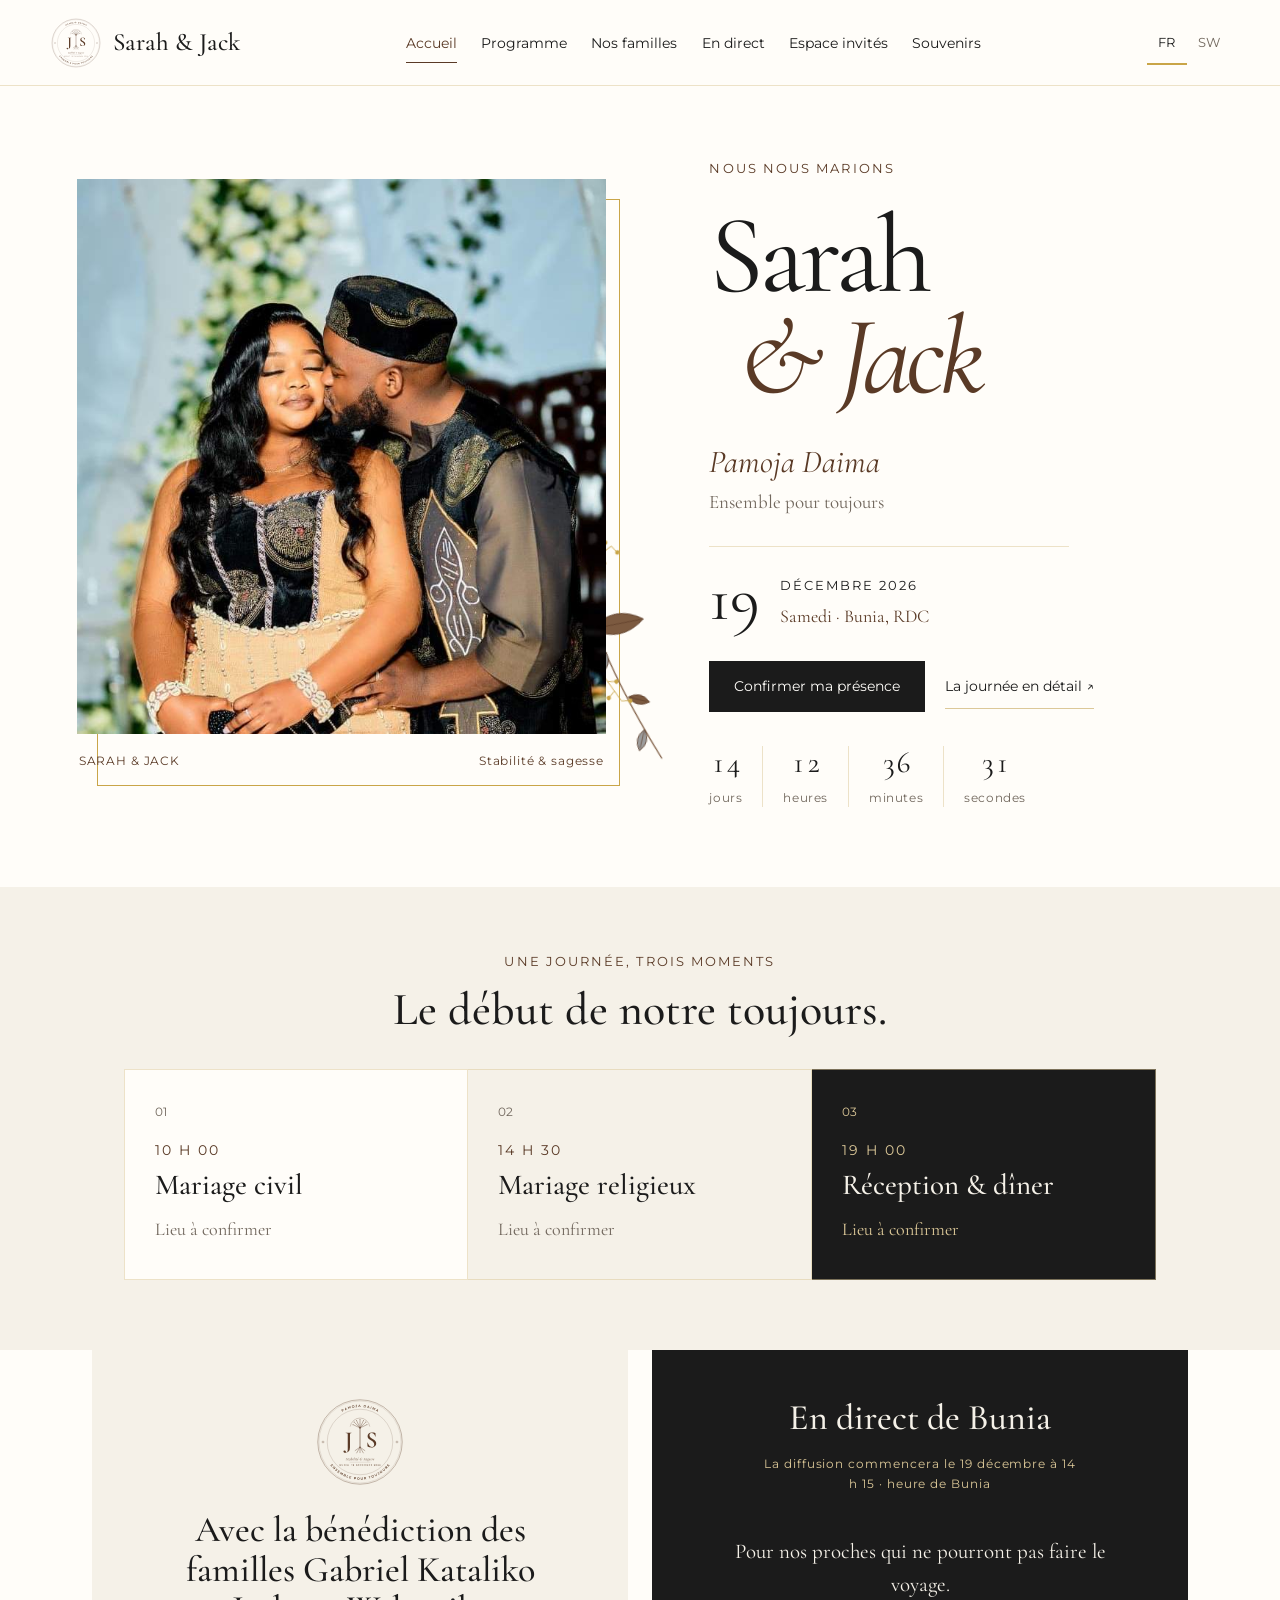
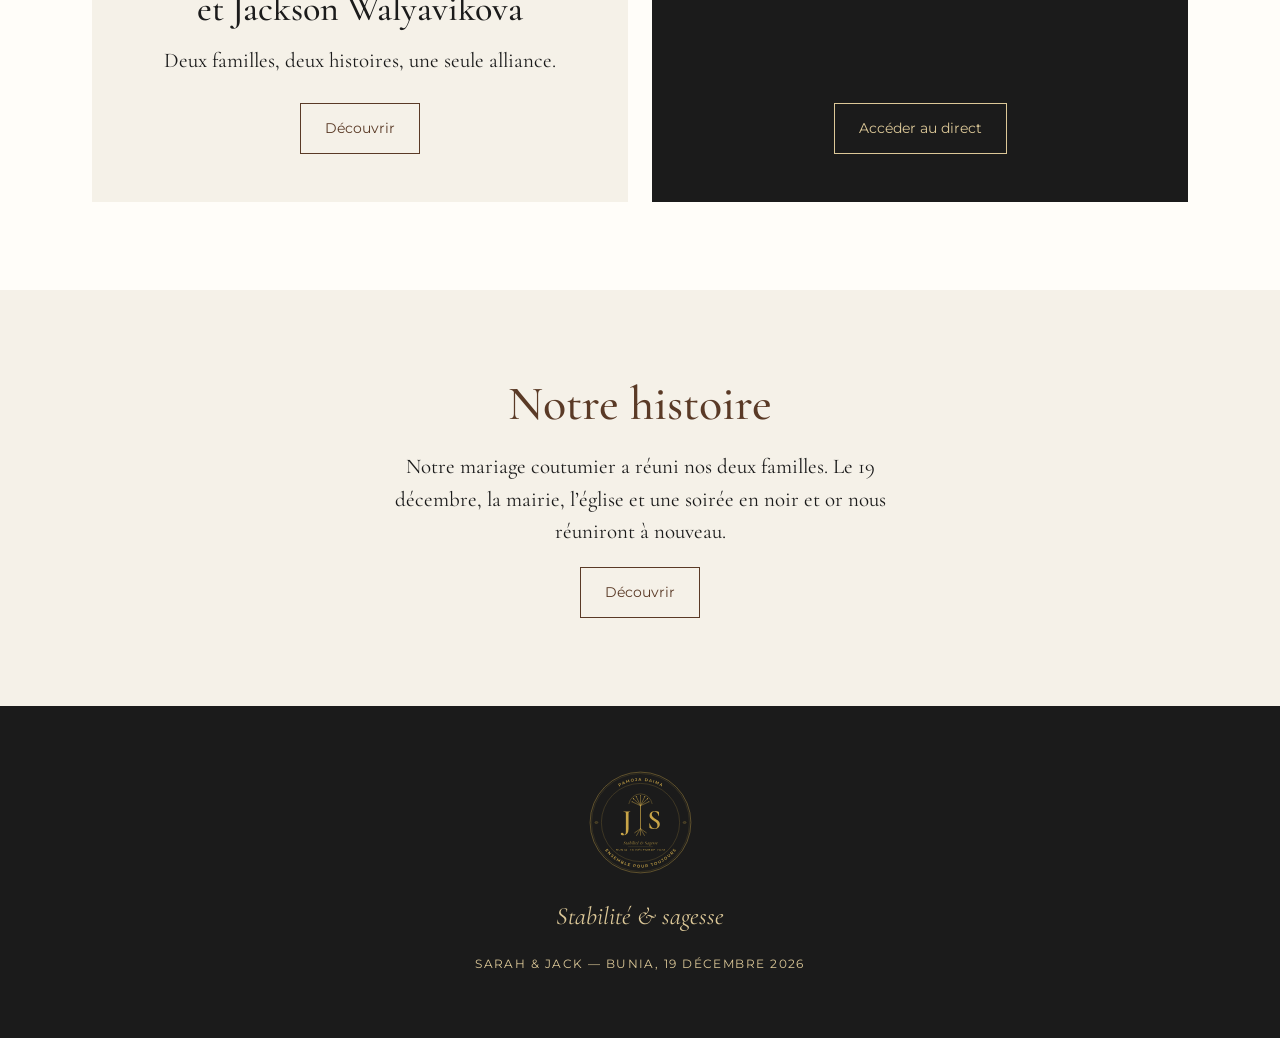
<file: index.html>
<!DOCTYPE html>

<html data-racine="." lang="fr">
<head>
<meta charset="utf-8"/>
<meta content="width=device-width, initial-scale=1.0, viewport-fit=cover" name="viewport"/>
<title>Accueil — Sarah &amp; Jack, 19 décembre 2026</title>
<meta content="Mariage de Sarah et Jack, Bunia, 19 décembre 2026. Pamoja daima." name="description"/>
<link href="./assets/images/logo/favicon.png" rel="icon"/>
<link href="./manifest.webmanifest" rel="manifest"/>
<meta content="#1B1B1B" name="theme-color"/>
<link href="./assets/css/site.css?v=20260906-portrait" rel="stylesheet"/>
<script src="./assets/js/config.js"></script>
<script src="./assets/data/translations.js?v=20260906-familles"></script>
<script src="./assets/data/familles.js"></script>
<script src="./assets/data/faq.js"></script>
</head>
<body data-page="accueil"><a class="skip-link" data-i18n="skip" href="#contenu">Aller au contenu</a>
<header class="nav">
<div class="in">
<a class="logo" href="./index.html"><img alt="Monogramme J et S" src="./assets/images/logo/sceau-cafe.svg"/><b>Sarah &amp; Jack</b></a>
<nav aria-label="Navigation principale"><ul>
<li><a data-i18n="nav.accueil" data-nav="accueil" href="./index.html">Accueil</a></li>
<li><a data-i18n="nav.programme" data-nav="programme" href="./programme/index.html">Programme</a></li>
<li><a data-i18n="nav.familles" data-nav="familles" href="./familles/index.html">Nos familles</a></li>
<li><a data-i18n="nav.direct" data-nav="direct" href="./direct/index.html">En direct</a></li>
<li><a data-i18n="nav.invites" data-nav="invites" href="./invites/index.html">Espace invités</a></li>
<li><a data-i18n="nav.souvenirs" data-nav="souvenirs" href="./souvenirs/index.html">Souvenirs</a></li>
</ul></nav>
<div aria-label="Langue" class="lang" role="group"><button aria-pressed="true" data-lang="fr">FR</button><button aria-pressed="false" data-lang="sw">SW</button></div>
</div>
</header>
<main id="contenu"><section class="heros"><figure class="photo"><img alt="Sarah et Jack lors de leur mariage coutumier" class="portrait" fetchpriority="high" height="756" src="./assets/images/couple/hero.jpg" width="720"/><span aria-hidden="true" class="fleur fleur-droite"><img alt="" src="./assets/images/logo/spray.svg"/></span><figcaption><span>SARAH &amp; JACK</span><span data-i18n="pied.devise">Stabilité &amp; sagesse</span></figcaption></figure>
<div class="texte">
<p class="eyebrow" data-i18n="hero.eyebrow">Nous nous marions</p>
<h1>Sarah <span>&amp; Jack</span></h1>
<p class="devise">Pamoja Daima</p>
<p class="hero-translation" data-i18n="hero.forever">Ensemble pour toujours</p>
<div class="hero-date"><span>19</span><div><b data-i18n="hero.month">DÉCEMBRE 2026</b><p data-i18n="hero.place">Samedi · Bunia, RDC</p></div></div>
<div class="hero-actions"><a class="bouton" data-i18n="rsvp.bouton" href="./invites/index.html#rsvp">Confirmer ma présence</a><a class="text-link" data-i18n="hero.programme" href="./programme/index.html">La journée en détail ↗</a></div>
<div aria-label="Compte à rebours" class="compte" id="compte"></div>
</div>

</section><section class="home-programme">
<div class="section-heading"><p class="eyebrow" data-i18n="programme.sous">Une journée, trois moments</p><h2 data-i18n="home.day">Le début de notre toujours.</h2></div><div class="resume">
<a class="moment-card matin" href="./programme/index.html#civil"><span class="moment-number">01</span><span class="h">10 H 00</span><b data-i18n="moment.civil">Mariage civil</b><span data-lieu="0">Mairie de Bunia</span></a>
<a class="moment-card milieu" href="./programme/index.html#eglise"><span class="moment-number">02</span><span class="h">14 H 30</span><b data-i18n="moment.eglise">Mariage religieux</b><span data-i18n="programme.lieu.attente" data-lieu="1">Lieu à confirmer</span></a>
<a class="moment-card soir" href="./programme/index.html#reception"><span class="moment-number">03</span><span class="h">19 H 00</span><b data-i18n="moment.reception">Réception &amp; dîner</b><span data-i18n="programme.lieu.attente" data-lieu="2">Lieu à confirmer</span></a>
</div>
</section><section style="padding-top:0">
<div class="deux">
<div class="grande"><img alt="" class="family-seal" src="./assets/images/logo/sceau-cafe.svg"/>
<h2 data-i18n="accueil.familles.titre">Avec la bénédiction des familles Gabriel Kataliko et Jackson Walyavikova</h2>
<p data-i18n="accueil.familles.texte">Deux familles, deux histoires, une seule alliance.</p>
<a class="lien" data-i18n="decouvrir" href="./familles/index.html">Découvrir</a>
</div>
<div class="grande sombre">
<h2 data-i18n="accueil.direct.titre">En direct de Bunia</h2>
<p class="etat" id="etat-direct-accueil">DIFFUSION LE 19 DÉCEMBRE À 14 H 15, HEURE DE BUNIA</p>
<p data-i18n="accueil.direct.texte">Pour nos proches qui ne pourront pas faire le voyage.</p>
<a class="lien" data-i18n="acceder" href="./direct/index.html">Accéder au direct</a>
</div>
</div>
</section><section class="ivoire centre">
<div class="etroit">
<div class="orne"><h2 data-i18n="accueil.histoire.titre">Notre histoire</h2></div>
<p data-i18n="home.story" style="max-width:52ch;margin:0 auto 18px">Tout a commencé bien avant le 19 décembre. Le mariage coutumier a réuni nos deux familles ; la mairie, l'église et une soirée en noir et or les réuniront à nouveau.</p>
<a class="lien" data-i18n="decouvrir" href="./souvenirs/index.html">Découvrir</a>
</div>
</section></main>
<footer>
<img alt="" src="./assets/images/logo/sceau-or.svg"/>
<p class="devise" data-i18n="pied.devise">Stabilité &amp; sagesse</p>
<p class="sans">SARAH &amp; JACK — BUNIA, 19 DÉCEMBRE 2026</p>
</footer>
<a class="flottant" href="./invites/index.html#rsvp" id="flottant"><span data-i18n="rsvp.bouton">Confirmer ma présence</span></a>
<nav aria-label="Navigation mobile" class="bas">
<a data-nav="accueil" href="./index.html"><svg viewbox="0 0 24 24"><path d="M3 11l9-8 9 8v10H3z"></path></svg><span data-i18n="nav.accueil">Accueil</span></a>
<a data-nav="programme" href="./programme/index.html"><svg viewbox="0 0 24 24"><circle cx="12" cy="12" r="9"></circle><path d="M12 7v5l3 2"></path></svg><span data-i18n="nav.programme">Programme</span></a>
<a data-nav="familles" href="./familles/index.html"><svg viewbox="0 0 24 24"><path d="M12 21V11M12 11c-4 0-6-3-6-6 3 0 6 2 6 6zm0 0c4 0 6-3 6-6-3 0-6 2-6 6zM6 21h12"></path></svg><span data-i18n="nav.familles.short">Familles</span></a>
<a data-nav="direct" href="./direct/index.html"><svg viewbox="0 0 24 24"><rect height="14" rx="2" width="18" x="3" y="5"></rect><path d="M10 9l5 3-5 3z"></path></svg><span data-i18n="nav.direct.short">Direct</span></a>
<button aria-controls="feuille" aria-expanded="false" aria-haspopup="dialog" data-ouvre-feuille=""><svg viewbox="0 0 24 24"><path d="M4 7h16M4 12h16M4 17h16"></path></svg><span data-i18n="nav.plus">Plus</span></button>
</nav>
<div aria-hidden="true" aria-label="Navigation" aria-modal="true" class="feuille" id="feuille" role="dialog"><div class="panneau">
<button aria-label="Fermer" class="fermer" data-ferme-feuille="">×</button>
<a href="./invites/index.html#rsvp">RSVP</a>
<a data-i18n="invites.venir" href="./invites/index.html#venir">Venir à Bunia</a>
<a data-i18n="invites.tenues" href="./invites/index.html#tenues">Tenues</a>
<a data-i18n="invites.cadeaux" href="./invites/index.html#cadeaux">Cadeaux</a>
<a data-i18n="invites.table" href="./invites/index.html#table">Ma table</a>
<a data-i18n="invites.faq" href="./invites/index.html#faq">Questions fréquentes</a>
<a data-i18n="nav.souvenirs" href="./souvenirs/index.html">Souvenirs</a>
</div></div>
<script src="./assets/js/app.js"></script>
<script src="./assets/js/pages.js"></script>
</body>
</html>
</file>
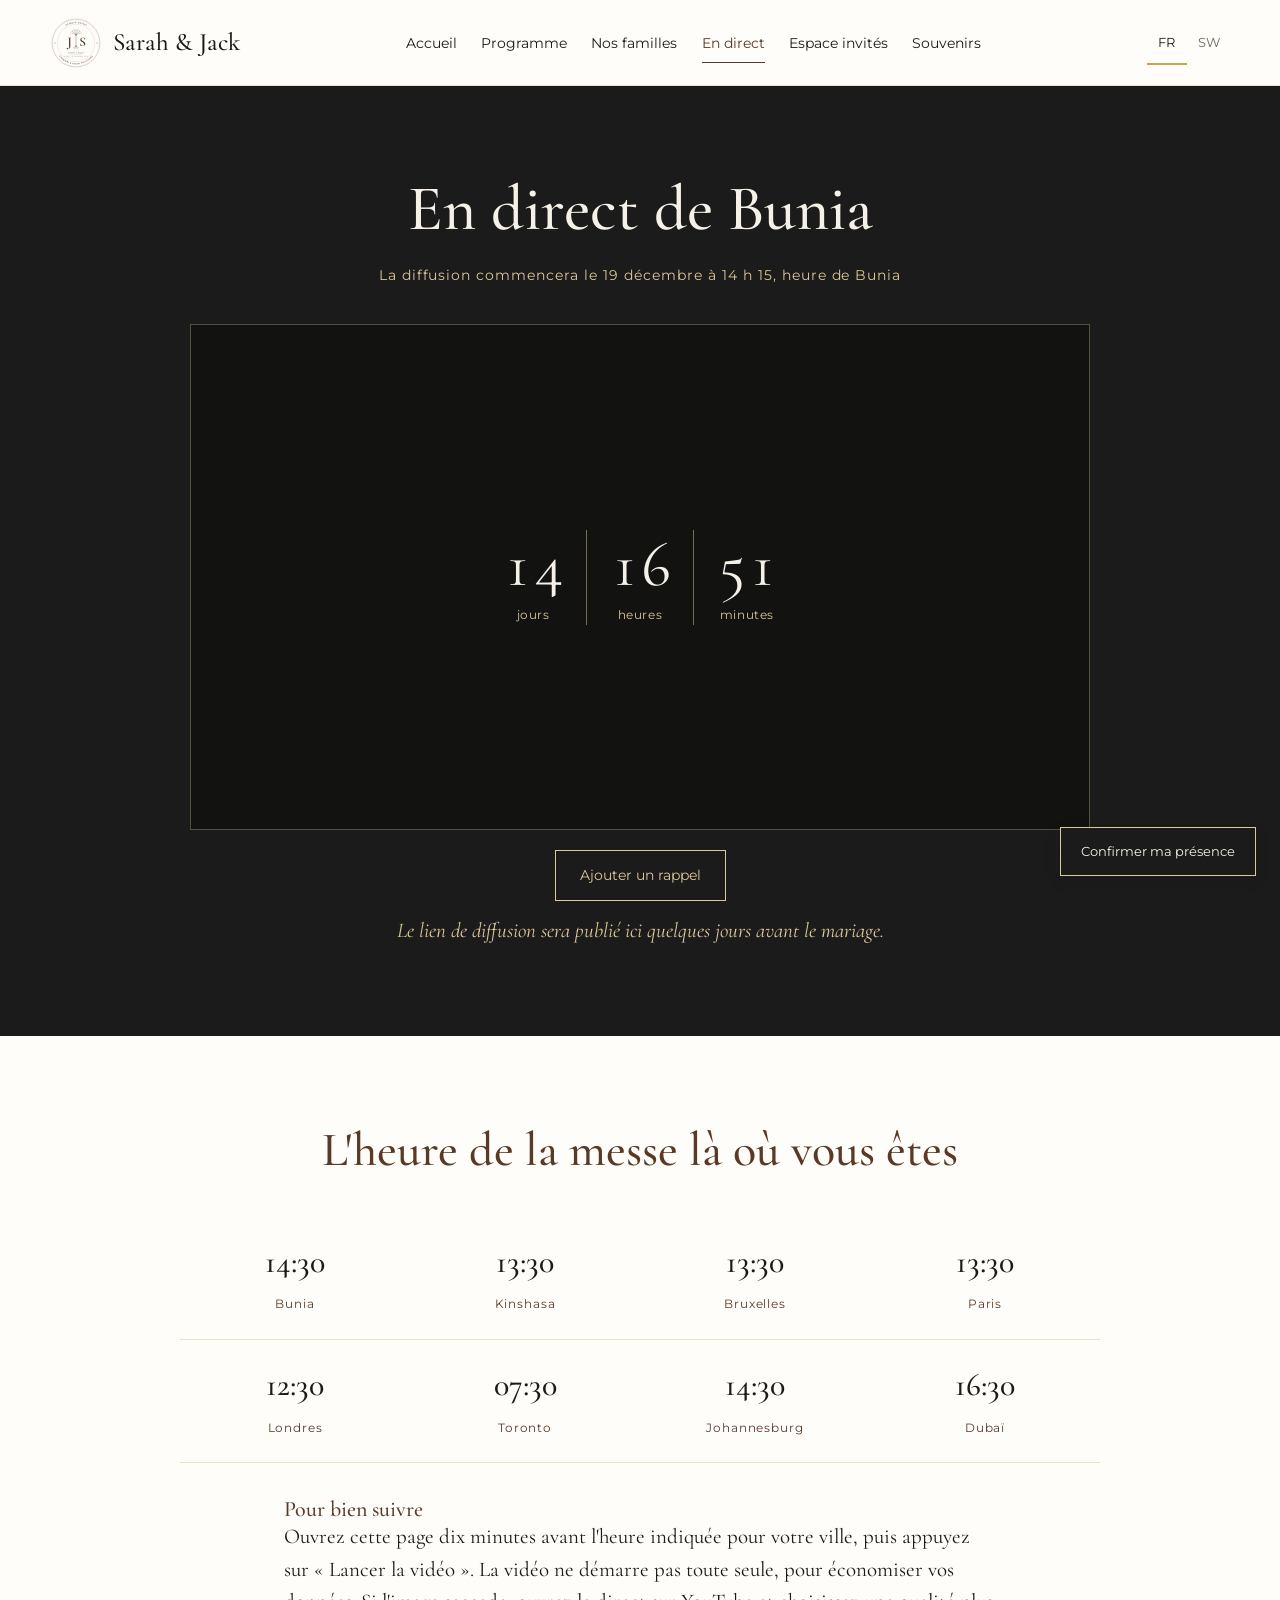
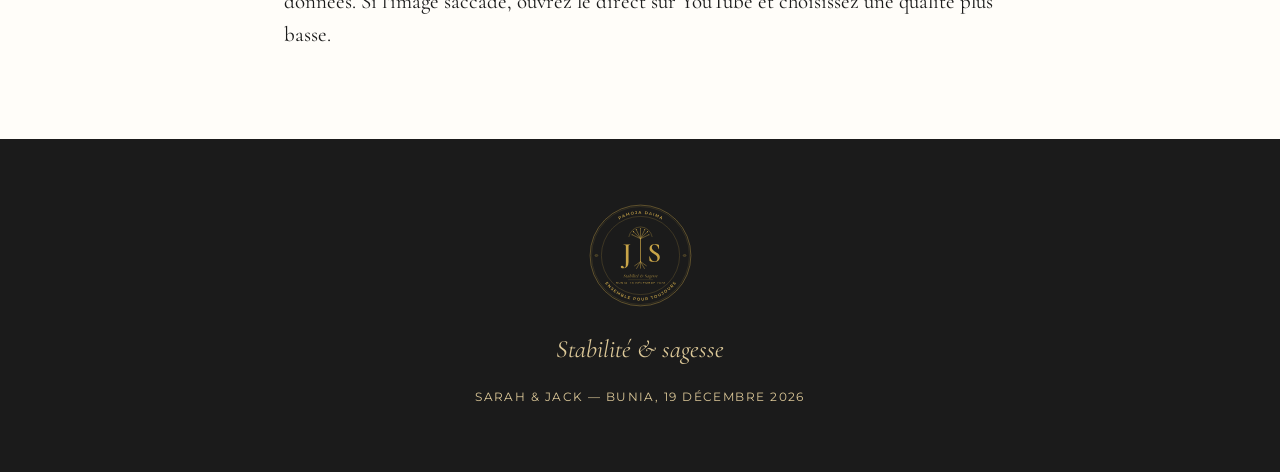
<file: direct/index.html>
<!DOCTYPE html>

<html data-racine=".." lang="fr">
<head>
<meta charset="utf-8"/>
<meta content="width=device-width, initial-scale=1.0, viewport-fit=cover" name="viewport"/>
<title>En direct — Sarah &amp; Jack, 19 décembre 2026</title>
<meta content="Mariage de Sarah et Jack, Bunia, 19 décembre 2026. Pamoja daima." name="description"/>
<link href="../assets/images/logo/favicon.png" rel="icon"/>
<link href="../manifest.webmanifest" rel="manifest"/>
<meta content="#1B1B1B" name="theme-color"/>
<link href="../assets/css/site.css?v=20260906" rel="stylesheet"/>
<script src="../assets/js/config.js"></script>
<script src="../assets/data/translations.js?v=20260906-familles"></script>
<script src="../assets/data/familles.js"></script>
<script src="../assets/data/faq.js"></script>
</head>
<body data-page="direct"><a class="skip-link" data-i18n="skip" href="#contenu">Aller au contenu</a>
<header class="nav">
<div class="in">
<a class="logo" href="../index.html"><img alt="Monogramme J et S" src="../assets/images/logo/sceau-cafe.svg"/><b>Sarah &amp; Jack</b></a>
<nav aria-label="Navigation principale"><ul>
<li><a data-i18n="nav.accueil" data-nav="accueil" href="../index.html">Accueil</a></li>
<li><a data-i18n="nav.programme" data-nav="programme" href="../programme/index.html">Programme</a></li>
<li><a data-i18n="nav.familles" data-nav="familles" href="../familles/index.html">Nos familles</a></li>
<li><a data-i18n="nav.direct" data-nav="direct" href="../direct/index.html">En direct</a></li>
<li><a data-i18n="nav.invites" data-nav="invites" href="../invites/index.html">Espace invités</a></li>
<li><a data-i18n="nav.souvenirs" data-nav="souvenirs" href="../souvenirs/index.html">Souvenirs</a></li>
</ul></nav>
<div aria-label="Langue" class="lang" role="group"><button aria-pressed="true" data-lang="fr">FR</button><button aria-pressed="false" data-lang="sw">SW</button></div>
</div>
</header>
<main id="contenu"><section class="sombre">
<div class="colonne">
<div class="orne"><h1 data-i18n="direct.titre" id="direct-titre">En direct de Bunia</h1></div>
<p class="direct-etat" id="direct-etat"></p>
<div class="ecran" id="ecran"></div>
<div class="rediff cache" id="rediff"></div>
<p class="centre" style="margin-top:20px;display:flex;gap:10px;justify-content:center;flex-wrap:wrap">
<a class="lien" data-i18n="direct.ouvrir" data-requiert="youtube" href="#" id="ouvrir-yt" rel="noopener" target="_blank">Ouvrir sur YouTube</a>
<a class="lien" data-i18n="direct.rappel" data-ics="direct" href="#">Ajouter un rappel</a>
</p>
<p class="centre" data-i18n-fr="Le lien de diffusion sera publié ici quelques jours avant le mariage." data-i18n-sw="Kiungo cha matangazo kitawekwa hapa siku chache kabla ya harusi." data-requiert-aucun="youtube" style="margin-top:14px;color:var(--champ);font-style:italic">Le lien de diffusion sera publié ici quelques jours avant le mariage.</p>
</div>
</section><section>
<div class="colonne">
<div class="orne"><h2 data-i18n="direct.fuseaux">L'heure de la messe là où vous êtes</h2></div>
<div class="fuseaux" id="fuseaux"></div>
<div class="etroit" style="margin-top:34px">
<h3 data-i18n-fr="Pour bien suivre" data-i18n-sw="Kufuatilia vizuri" style="font-weight:600;font-size:22px;color:var(--cafe)">Pour bien suivre</h3>
<p data-i18n-fr="Ouvrez cette page dix minutes avant l'heure indiquée pour votre ville, puis appuyez sur « Lancer la vidéo ». La vidéo ne démarre pas toute seule, pour économiser vos données. Si l'image saccade, ouvrez le direct sur YouTube et choisissez une qualité plus basse." data-i18n-sw="Fungueni ukurasa huu dakika kumi kabla ya saa iliyoonyeshwa kwa mji wenu, kisha bonyezeni « Anzisha video ». Video haitaanza yenyewe ili kuokoa data. Ikikwama, fungueni YouTube na mchague ubora wa chini.">Ouvrez cette page dix minutes avant l'heure indiquée pour votre ville, puis appuyez sur « Lancer la vidéo ». La vidéo ne démarre pas toute seule, pour économiser vos données. Si l'image saccade, ouvrez le direct sur YouTube et choisissez une qualité plus basse.</p>
<p data-requiert="assistanceJourJ" style="margin-top:12px"><span data-i18n="direct.aide">Besoin d'aide le jour J ?</span> <a data-i18n-fr="Écrivez-nous sur WhatsApp" data-i18n-sw="Tuandikieni kwa WhatsApp" data-wa="Bonjour, j'ai besoin d'aide pour suivre le direct du mariage." data-wa-number="assistanceJourJ">Écrivez-nous sur WhatsApp</a>.</p>
</div>
</div>
</section></main>
<footer>
<img alt="" src="../assets/images/logo/sceau-or.svg"/>
<p class="devise" data-i18n="pied.devise">Stabilité &amp; sagesse</p>
<p class="sans">SARAH &amp; JACK — BUNIA, 19 DÉCEMBRE 2026</p>
</footer>
<a class="flottant" href="../invites/index.html#rsvp" id="flottant"><span data-i18n="rsvp.bouton">Confirmer ma présence</span></a>
<nav aria-label="Navigation mobile" class="bas">
<a data-nav="accueil" href="../index.html"><svg viewbox="0 0 24 24"><path d="M3 11l9-8 9 8v10H3z"></path></svg><span data-i18n="nav.accueil">Accueil</span></a>
<a data-nav="programme" href="../programme/index.html"><svg viewbox="0 0 24 24"><circle cx="12" cy="12" r="9"></circle><path d="M12 7v5l3 2"></path></svg><span data-i18n="nav.programme">Programme</span></a>
<a data-nav="familles" href="../familles/index.html"><svg viewbox="0 0 24 24"><path d="M12 21V11M12 11c-4 0-6-3-6-6 3 0 6 2 6 6zm0 0c4 0 6-3 6-6-3 0-6 2-6 6zM6 21h12"></path></svg><span data-i18n="nav.familles.short">Familles</span></a>
<a data-nav="direct" href="../direct/index.html"><svg viewbox="0 0 24 24"><rect height="14" rx="2" width="18" x="3" y="5"></rect><path d="M10 9l5 3-5 3z"></path></svg><span data-i18n="nav.direct.short">Direct</span></a>
<button aria-controls="feuille" aria-expanded="false" aria-haspopup="dialog" data-ouvre-feuille=""><svg viewbox="0 0 24 24"><path d="M4 7h16M4 12h16M4 17h16"></path></svg><span data-i18n="nav.plus">Plus</span></button>
</nav>
<div aria-hidden="true" aria-label="Navigation" aria-modal="true" class="feuille" id="feuille" role="dialog"><div class="panneau">
<button aria-label="Fermer" class="fermer" data-ferme-feuille="">×</button>
<a href="../invites/index.html#rsvp">RSVP</a>
<a data-i18n="invites.venir" href="../invites/index.html#venir">Venir à Bunia</a>
<a data-i18n="invites.tenues" href="../invites/index.html#tenues">Tenues</a>
<a data-i18n="invites.cadeaux" href="../invites/index.html#cadeaux">Cadeaux</a>
<a data-i18n="invites.table" href="../invites/index.html#table">Ma table</a>
<a data-i18n="invites.faq" href="../invites/index.html#faq">Questions fréquentes</a>
<a data-i18n="nav.souvenirs" href="../souvenirs/index.html">Souvenirs</a>
</div></div>
<script src="../assets/js/app.js"></script>
<script src="../assets/js/pages.js"></script>
</body>
</html>
</file>
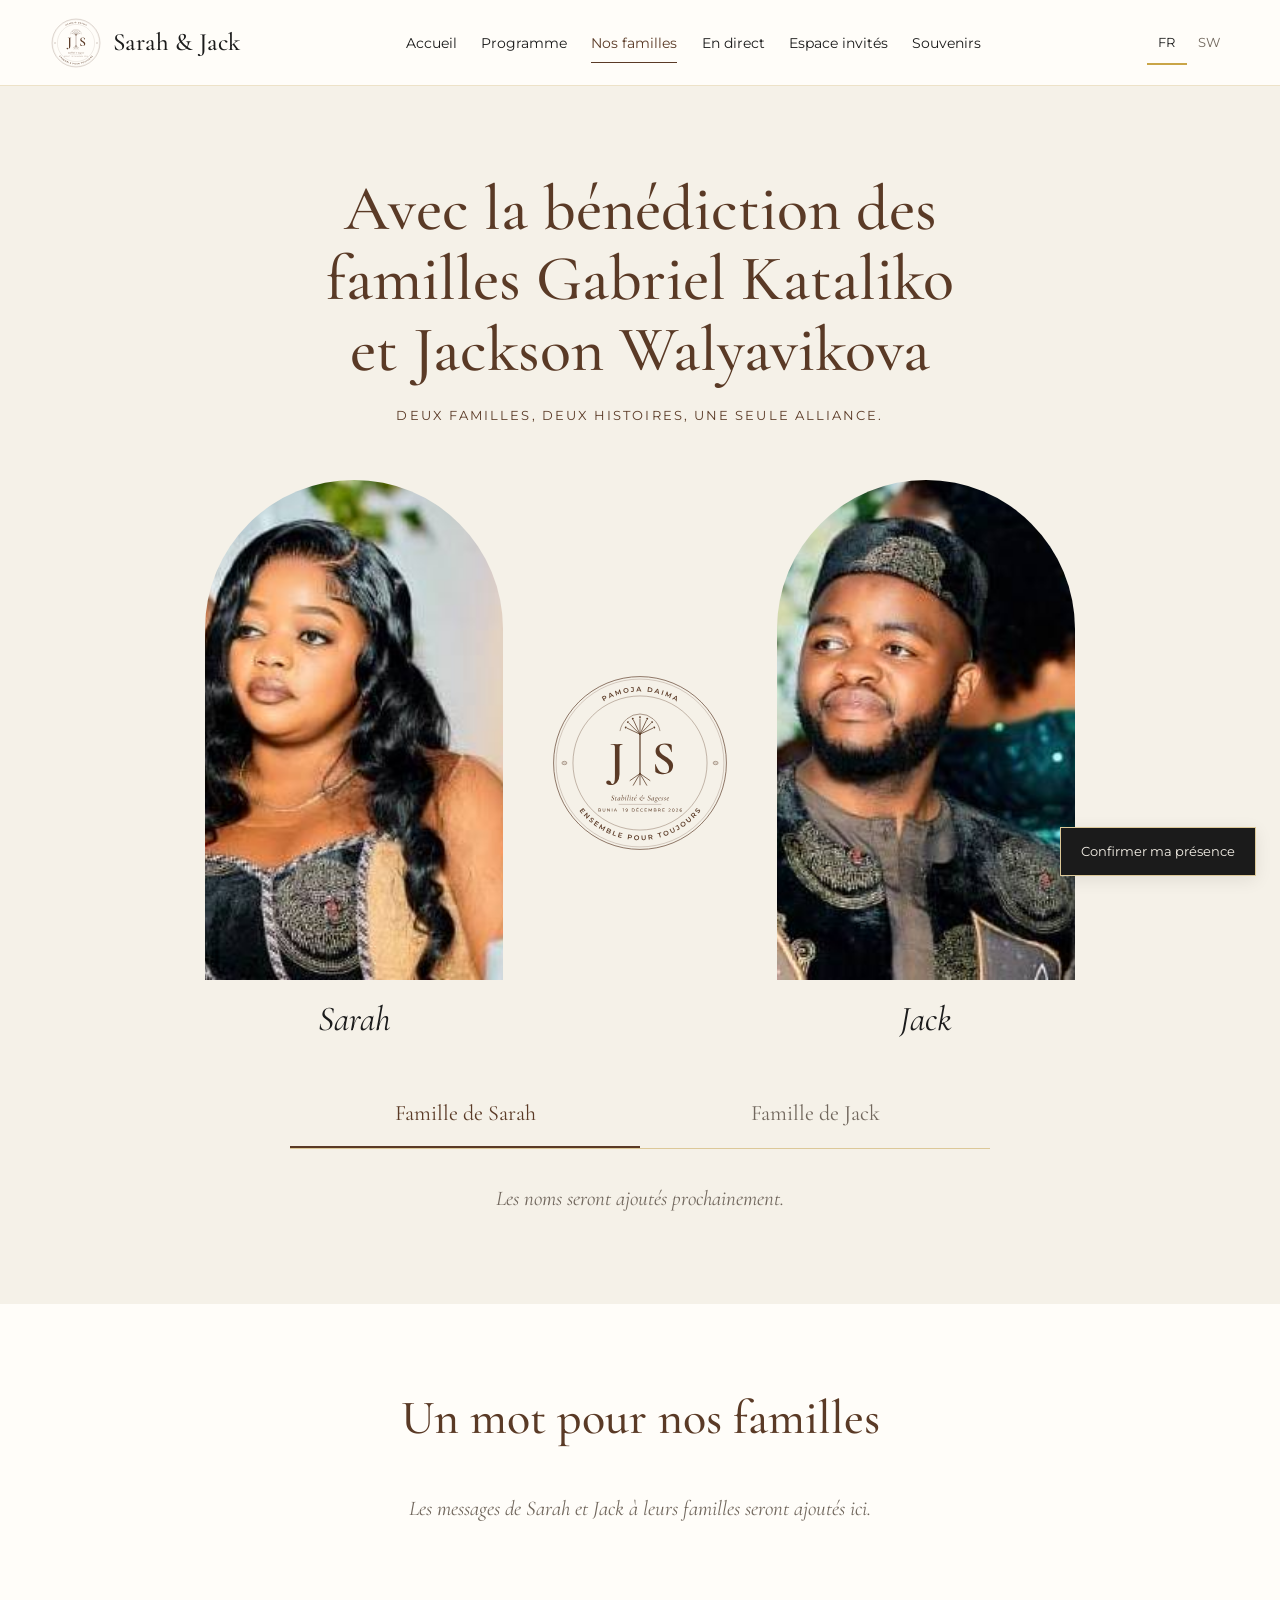
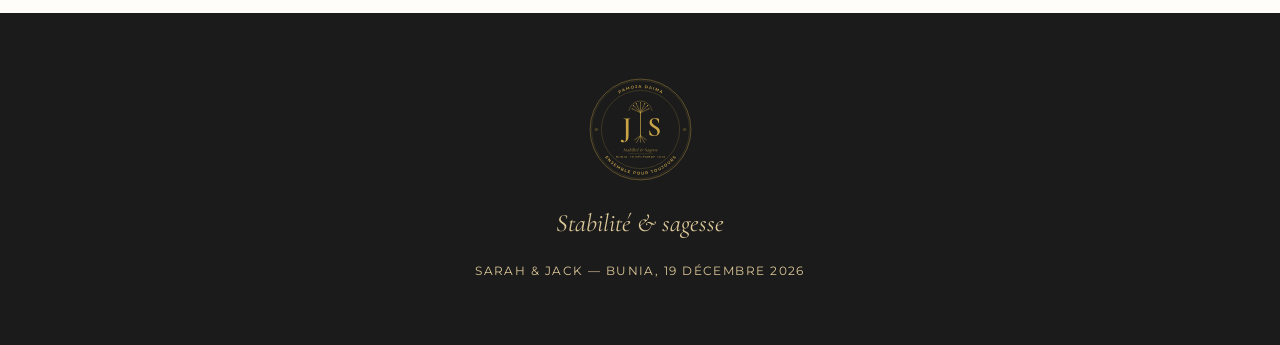
<file: familles/index.html>
<!DOCTYPE html>

<html data-racine=".." lang="fr">
<head>
<meta charset="utf-8"/>
<meta content="width=device-width, initial-scale=1.0, viewport-fit=cover" name="viewport"/>
<title>Nos familles — Sarah &amp; Jack, 19 décembre 2026</title>
<meta content="Mariage de Sarah et Jack, Bunia, 19 décembre 2026. Pamoja daima." name="description"/>
<link href="../assets/images/logo/favicon.png" rel="icon"/>
<link href="../manifest.webmanifest" rel="manifest"/>
<meta content="#1B1B1B" name="theme-color"/>
<link href="../assets/css/site.css?v=20260906" rel="stylesheet"/>
<script src="../assets/js/config.js"></script>
<script src="../assets/data/translations.js?v=20260906-familles"></script>
<script src="../assets/data/familles.js"></script>
<script src="../assets/data/faq.js"></script>
</head>
<body data-page="familles"><a class="skip-link" data-i18n="skip" href="#contenu">Aller au contenu</a>
<header class="nav">
<div class="in">
<a class="logo" href="../index.html"><img alt="Monogramme J et S" src="../assets/images/logo/sceau-cafe.svg"/><b>Sarah &amp; Jack</b></a>
<nav aria-label="Navigation principale"><ul>
<li><a data-i18n="nav.accueil" data-nav="accueil" href="../index.html">Accueil</a></li>
<li><a data-i18n="nav.programme" data-nav="programme" href="../programme/index.html">Programme</a></li>
<li><a data-i18n="nav.familles" data-nav="familles" href="../familles/index.html">Nos familles</a></li>
<li><a data-i18n="nav.direct" data-nav="direct" href="../direct/index.html">En direct</a></li>
<li><a data-i18n="nav.invites" data-nav="invites" href="../invites/index.html">Espace invités</a></li>
<li><a data-i18n="nav.souvenirs" data-nav="souvenirs" href="../souvenirs/index.html">Souvenirs</a></li>
</ul></nav>
<div aria-label="Langue" class="lang" role="group"><button aria-pressed="true" data-lang="fr">FR</button><button aria-pressed="false" data-lang="sw">SW</button></div>
</div>
</header>
<main id="contenu"><section class="ivoire">
<div class="colonne">
<div class="orne"><h1 data-i18n="familles.titre">Avec la bénédiction des familles Gabriel Kataliko et Jackson Walyavikova</h1></div>
<p class="sous" data-i18n="familles.sous">Deux familles, deux histoires, une seule alliance.</p>
<div class="family-portraits"><figure><img alt="Sarah" height="500" src="../assets/images/couple/sarah.jpg" width="400"/><figcaption>Sarah</figcaption></figure><img alt="Sceau J et S avec l’arbre de la stabilité et de la sagesse" class="family-tree" src="../assets/images/logo/sceau-cafe.svg"/><figure><img alt="Jack" height="500" src="../assets/images/couple/jack.jpg" width="400"/><figcaption>Jack</figcaption></figure></div>
<div class="onglets" role="tablist">
<button aria-selected="true" data-i18n="familles.sarah" data-side="sarah" role="tab">Famille de Sarah — Kataliko</button>
<button aria-selected="false" data-i18n="familles.jack" data-side="jack" role="tab">Famille de Jack — Mutobu</button>
</div>
<div id="membres"></div>
</div>
</section><section>
<div class="colonne">
<div class="orne"><h2 data-i18n="familles.mot">Un mot pour nos familles</h2></div>
<div class="voix">
<div class="cache" id="audio-sarah"><b>Sarah</b><audio controls="" preload="none"></audio></div>
<div class="cache" id="audio-jack"><b>Jack</b><audio controls="" preload="none"></audio></div>
</div>
<p class="centre" data-i18n="families.audio.pending" data-requiert-aucun="audio.sarah,audio.jack" style="color:var(--gris);font-style:italic">Les messages de Sarah et Jack à leurs familles seront ajoutés ici.</p>
</div>
</section></main>
<footer>
<img alt="" src="../assets/images/logo/sceau-or.svg"/>
<p class="devise" data-i18n="pied.devise">Stabilité &amp; sagesse</p>
<p class="sans">SARAH &amp; JACK — BUNIA, 19 DÉCEMBRE 2026</p>
</footer>
<a class="flottant" href="../invites/index.html#rsvp" id="flottant"><span data-i18n="rsvp.bouton">Confirmer ma présence</span></a>
<nav aria-label="Navigation mobile" class="bas">
<a data-nav="accueil" href="../index.html"><svg viewbox="0 0 24 24"><path d="M3 11l9-8 9 8v10H3z"></path></svg><span data-i18n="nav.accueil">Accueil</span></a>
<a data-nav="programme" href="../programme/index.html"><svg viewbox="0 0 24 24"><circle cx="12" cy="12" r="9"></circle><path d="M12 7v5l3 2"></path></svg><span data-i18n="nav.programme">Programme</span></a>
<a data-nav="familles" href="../familles/index.html"><svg viewbox="0 0 24 24"><path d="M12 21V11M12 11c-4 0-6-3-6-6 3 0 6 2 6 6zm0 0c4 0 6-3 6-6-3 0-6 2-6 6zM6 21h12"></path></svg><span data-i18n="nav.familles.short">Familles</span></a>
<a data-nav="direct" href="../direct/index.html"><svg viewbox="0 0 24 24"><rect height="14" rx="2" width="18" x="3" y="5"></rect><path d="M10 9l5 3-5 3z"></path></svg><span data-i18n="nav.direct.short">Direct</span></a>
<button aria-controls="feuille" aria-expanded="false" aria-haspopup="dialog" data-ouvre-feuille=""><svg viewbox="0 0 24 24"><path d="M4 7h16M4 12h16M4 17h16"></path></svg><span data-i18n="nav.plus">Plus</span></button>
</nav>
<div aria-hidden="true" aria-label="Navigation" aria-modal="true" class="feuille" id="feuille" role="dialog"><div class="panneau">
<button aria-label="Fermer" class="fermer" data-ferme-feuille="">×</button>
<a href="../invites/index.html#rsvp">RSVP</a>
<a data-i18n="invites.venir" href="../invites/index.html#venir">Venir à Bunia</a>
<a data-i18n="invites.tenues" href="../invites/index.html#tenues">Tenues</a>
<a data-i18n="invites.cadeaux" href="../invites/index.html#cadeaux">Cadeaux</a>
<a data-i18n="invites.table" href="../invites/index.html#table">Ma table</a>
<a data-i18n="invites.faq" href="../invites/index.html#faq">Questions fréquentes</a>
<a data-i18n="nav.souvenirs" href="../souvenirs/index.html">Souvenirs</a>
</div></div>
<script src="../assets/js/app.js"></script>
<script src="../assets/js/pages.js"></script>
</body>
</html>
</file>
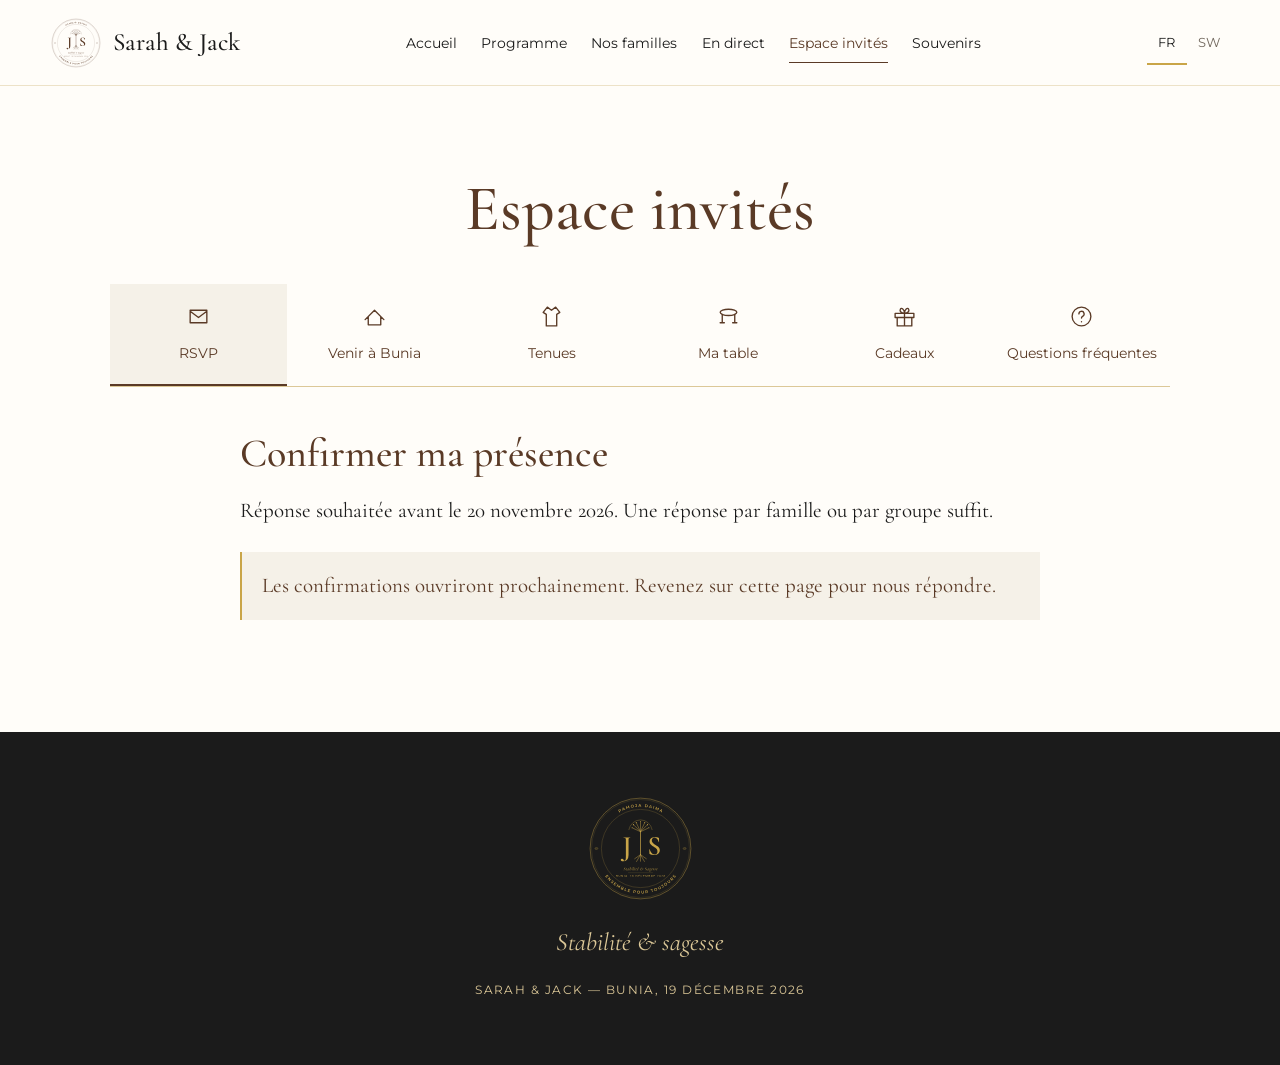
<file: invites/index.html>
<!DOCTYPE html>

<html data-racine=".." lang="fr">
<head>
<meta charset="utf-8"/>
<meta content="width=device-width, initial-scale=1.0, viewport-fit=cover" name="viewport"/>
<title>Espace invités — Sarah &amp; Jack, 19 décembre 2026</title>
<meta content="Mariage de Sarah et Jack, Bunia, 19 décembre 2026. Pamoja daima." name="description"/>
<link href="../assets/images/logo/favicon.png" rel="icon"/>
<link href="../manifest.webmanifest" rel="manifest"/>
<meta content="#1B1B1B" name="theme-color"/>
<link href="../assets/css/site.css?v=20260906" rel="stylesheet"/>
<script src="../assets/js/config.js"></script>
<script src="../assets/data/translations.js?v=20260906-familles"></script>
<script src="../assets/data/familles.js"></script>
<script src="../assets/data/faq.js"></script>
</head>
<body data-page="invites"><a class="skip-link" data-i18n="skip" href="#contenu">Aller au contenu</a>
<header class="nav">
<div class="in">
<a class="logo" href="../index.html"><img alt="Monogramme J et S" src="../assets/images/logo/sceau-cafe.svg"/><b>Sarah &amp; Jack</b></a>
<nav aria-label="Navigation principale"><ul>
<li><a data-i18n="nav.accueil" data-nav="accueil" href="../index.html">Accueil</a></li>
<li><a data-i18n="nav.programme" data-nav="programme" href="../programme/index.html">Programme</a></li>
<li><a data-i18n="nav.familles" data-nav="familles" href="../familles/index.html">Nos familles</a></li>
<li><a data-i18n="nav.direct" data-nav="direct" href="../direct/index.html">En direct</a></li>
<li><a data-i18n="nav.invites" data-nav="invites" href="../invites/index.html">Espace invités</a></li>
<li><a data-i18n="nav.souvenirs" data-nav="souvenirs" href="../souvenirs/index.html">Souvenirs</a></li>
</ul></nav>
<div aria-label="Langue" class="lang" role="group"><button aria-pressed="true" data-lang="fr">FR</button><button aria-pressed="false" data-lang="sw">SW</button></div>
</div>
</header>
<main id="contenu"><section>
<div class="colonne">
<div class="orne"><h1 data-i18n="invites.titre">Espace invités</h1></div>
<div class="cartes">
<button aria-expanded="false" data-panneau="rsvp"><svg viewbox="0 0 24 24"><path d="M4 6h16v12H4zM4 7l8 6 8-6"></path></svg><span data-i18n="invites.rsvp"></span></button><button aria-expanded="false" data-panneau="venir"><svg viewbox="0 0 24 24"><path d="M3 15l9-9 9 9M6 12v8h12v-8"></path></svg><span data-i18n="invites.venir"></span></button><button aria-expanded="false" data-panneau="tenues"><svg viewbox="0 0 24 24"><path d="M8 3l4 3 4-3 4 5-3 2v11H7V10L4 8z"></path></svg><span data-i18n="invites.tenues"></span></button>
<button aria-expanded="false" data-panneau="table"><svg viewbox="0 0 24 24"><ellipse cx="12" cy="8" rx="8" ry="3"></ellipse><path d="M6 10v8M18 10v8M4 18h4M16 18h4"></path></svg><span data-i18n="invites.table"></span></button><button aria-expanded="false" data-panneau="cadeaux"><svg viewbox="0 0 24 24"><path d="M3 9h18v4H3zM5 13v8h14v-8M12 9v12M12 9c-3 0-5-2-4-4s4 0 4 4zm0 0c3 0 5-2 4-4s-4 0-4 4z"></path></svg><span data-i18n="invites.cadeaux"></span></button><button aria-expanded="false" data-panneau="faq"><svg viewbox="0 0 24 24"><circle cx="12" cy="12" r="9"></circle><path d="M9.5 9.5a2.5 2.5 0 1 1 3.5 2.3c-.7.4-1 1-1 1.7M12 17h.01"></path></svg><span data-i18n="invites.faq"></span></button>
</div>
<div class="panneaux">
<div class="panneau" id="p-rsvp">
<h2 data-i18n="rsvp.bouton">Confirmer ma présence</h2>
<p data-i18n-fr="Réponse souhaitée avant le 20 novembre 2026. Une réponse par famille ou par groupe suffit." data-i18n-sw="Tafadhali jibuni kabla ya 20 Novemba 2026. Jibu moja kwa familia au kikundi linatosha.">Réponse souhaitée avant le 20 novembre 2026. Une réponse par famille ou par groupe suffit.</p>
<p class="service-note" data-i18n="rsvp.pending" data-requiert-aucun="appsScript,whatsapp">Les confirmations ouvriront prochainement. Revenez sur cette page pour nous répondre.</p><form class="form" data-service="rsvp" id="rsvpForm">
<div aria-hidden="true" class="piege"><label>Site<input autocomplete="off" name="site" tabindex="-1"/></label></div>
<div class="deuxcol">
<label><span data-i18n-fr="Nom complet" data-i18n-sw="Jina kamili">Nom complet</span><input autocomplete="name" maxlength="200" name="nom" required=""/></label>
<label><span data-i18n-fr="Téléphone ou WhatsApp" data-i18n-sw="Simu au WhatsApp">Téléphone ou WhatsApp</span><input autocomplete="tel" name="tel" type="tel"/></label>
</div>
<fieldset><legend data-i18n-fr="Nous serons présents" data-i18n-sw="Tutahudhuria">Nous serons présents</legend><div class="ligne">
<label><input name="moments" type="checkbox" value="Mairie"/><span data-i18n-fr="Mairie, 10 h" data-i18n-sw="Ofisini, 10:00">Mairie, 10 h</span></label>
<label><input name="moments" type="checkbox" value="Église"/><span data-i18n-fr="Église, 14 h 30" data-i18n-sw="Kanisani, 14:30">Église, 14 h 30</span></label>
<label><input name="moments" type="checkbox" value="Réception"/><span data-i18n-fr="Réception, 19 h" data-i18n-sw="Sherehe, 19:00">Réception, 19 h</span></label>
<label><input name="moments" type="checkbox" value="Aucun"/><span data-i18n-fr="Nous ne pourrons pas venir" data-i18n-sw="Hatutaweza kuja">Nous ne pourrons pas venir</span></label>
</div></fieldset>
<div class="deuxcol">
<label><span data-i18n-fr="Nombre exact de personnes (vous compris)" data-i18n-sw="Jumla ya watu (pamoja nanyi)">Nombre exact de personnes (vous compris)</span><input max="20" min="0" name="nombre" required="" type="number"/></label>
<label><span data-i18n-fr="Dont enfants de moins de 12 ans" data-i18n-sw="Kati yao, watoto chini ya miaka 12">Dont enfants de moins de 12 ans</span><input max="20" min="0" name="enfants" type="number" value="0"/></label>
</div>
<label><span data-i18n-fr="Noms des personnes qui vous accompagnent" data-i18n-sw="Majina ya watu mnaokuja nao">Noms des personnes qui vous accompagnent</span><input maxlength="200" name="accompagnants" placeholder="Prénoms et noms, séparés par des virgules"/></label>
<label><span data-i18n-fr="Restrictions alimentaires" data-i18n-sw="Mahitaji maalumu ya chakula">Restrictions alimentaires</span><input name="regime" placeholder="Allergies, sans porc, végétarien…"/></label>
<div class="deuxcol">
<label><span data-i18n-fr="Ville de départ" data-i18n-sw="Mji mnaotoka">Ville de départ</span><input maxlength="200" name="ville"/></label>
<label><span data-i18n-fr="Besoin d'hébergement" data-i18n-sw="Mnahitaji malazi?">Besoin d'hébergement</span><select name="hebergement"><option data-i18n-fr="Non" data-i18n-sw="Hapana" value="Non">Non</option><option data-i18n-fr="Oui, pour 1 nuit" data-i18n-sw="Ndiyo, usiku mmoja" value="Oui, pour 1 nuit">Oui, pour 1 nuit</option><option data-i18n-fr="Oui, pour 2 nuits ou plus" data-i18n-sw="Ndiyo, usiku mbili au zaidi" value="Oui, pour 2 nuits ou plus">Oui, pour 2 nuits ou plus</option></select></label>
</div>
<label><span data-i18n-fr="Besoin d'un transport depuis l'aéroport" data-i18n-sw="Mnahitaji usafiri kutoka uwanja wa ndege?">Besoin d'un transport depuis l'aéroport</span><select name="transport"><option data-i18n-fr="Non" data-i18n-sw="Hapana" value="Non">Non</option><option data-i18n-fr="Oui" data-i18n-sw="Ndiyo" value="Oui">Oui</option></select></label>
<label><span data-i18n-fr="Un mot, une chanson qui vous fera danser" data-i18n-sw="Ujumbe au wimbo mnaopenda kucheza">Un mot, une chanson qui vous fera danser</span><textarea name="message" rows="3"></textarea></label>
<button class="bouton" data-i18n="rsvp.bouton" type="submit">Confirmer ma présence</button>
<p aria-live="polite" class="etat" id="rsvpEtat"></p>
<a class="lien cache" data-i18n-fr="Envoyer ma réponse sur WhatsApp" data-i18n-sw="Tuma jibu langu kwa WhatsApp" id="rsvpWa" rel="noopener" target="_blank">Envoyer ma réponse sur WhatsApp</a>
</form>
</div>
<div class="panneau" id="p-venir">
<h2 data-i18n="invites.venir">Venir à Bunia</h2>
<h3 data-i18n-fr="Votre trajet" data-i18n-sw="Safari yenu">Votre trajet</h3><p data-i18n-fr="Les informations pratiques et les contacts locaux seront ajoutés après confirmation des lieux. Vérifiez votre trajet auprès de votre transporteur avant de réserver." data-i18n-sw="Taarifa za safari na mawasiliano ya eneo zitaongezwa baada ya mahali kuthibitishwa. Hakikisheni safari na mtoa usafiri kabla ya kuweka nafasi.">Les informations pratiques et les contacts locaux seront ajoutés après confirmation des lieux. Vérifiez votre trajet auprès de votre transporteur avant de réserver.</p>
<h3 data-i18n-fr="Se loger" data-i18n-sw="Malazi">Se loger</h3><div id="hotels"><p data-i18n-fr="Les informations d’hébergement seront ajoutées ici dès confirmation." data-i18n-sw="Taarifa za malazi zitaongezwa hapa zikithibitishwa." data-requiert-aucun="hotels">Les informations d’hébergement seront ajoutées ici dès confirmation.</p></div>
<h3 data-i18n-fr="Le jour du mariage" data-i18n-sw="Siku ya harusi">Le jour du mariage</h3><p data-i18n-fr="Prévoyez du temps entre les trois moments. Les adresses et les indications de transport seront publiées ici." data-i18n-sw="Pangeni muda kati ya sehemu tatu. Anwani na taarifa za usafiri zitawekwa hapa.">Prévoyez du temps entre les trois moments. Les adresses et les indications de transport seront publiées ici.</p>
<h3 data-i18n-fr="Nous joindre" data-i18n-sw="Wasilianeni nasi">Nous joindre</h3><p><a data-i18n-fr="Écrivez-nous sur WhatsApp" data-i18n-sw="Tuandikieni kwa WhatsApp" data-wa="Bonjour Sarah et Jack, j'ai une question pour venir à Bunia.">Écrivez-nous sur WhatsApp</a><span data-i18n-fr="Le numéro de contact sera publié ici." data-i18n-sw="Namba ya mawasiliano itawekwa hapa." data-requiert-aucun="whatsapp">Le numéro de contact sera publié ici.</span></p>
</div>
<div class="panneau" id="p-tenues">
<h2 data-i18n="invites.tenues">Tenues</h2>
<h3 data-i18n-fr="Le soir : noir et or" data-i18n-sw="Jioni: nyeusi na dhahabu">Le soir : noir et or</h3>
<div class="dress-palette"><span><i style="background:#1B1B1B"></i><b data-i18n="color.black">Noir</b></span><span><i style="background:#C9A548"></i><b data-i18n="color.gold">Or</b></span></div>
<p data-i18n="dress.guests">Mesdames : robe de soirée noire ou or. Messieurs : costume noir, chemise blanche, cravate ou nœud noir ou or.</p>
<p data-i18n="dress.white" style="font-style:italic;color:var(--cafe);margin-top:8px">Le blanc est réservé à la mariée.</p>
<h3 data-i18n-fr="Le matin et l'après-midi" data-i18n-sw="Asubuhi na mchana">Le matin et l'après-midi</h3><p data-i18n="dress.day">Tenue de ville élégante. Le thème noir et or ne concerne que la soirée.</p>
</div>
<div class="panneau" id="p-table">
<h2 data-i18n="invites.table">Ma table</h2>
<p data-i18n-fr="Entrez le code inscrit sur votre invitation : vous verrez uniquement votre table. Le plan est publié la semaine du mariage." data-i18n-sw="Ingizeni msimbo kwenye mwaliko wenu kuona meza yenu tu. Mpangilio utawekwa wiki ya harusi.">Entrez le code inscrit sur votre invitation : vous verrez uniquement votre table. Le plan est publié la semaine du mariage.</p>
<form class="form" data-requiert="appsScript" id="tableForm">
<label><span data-i18n-fr="Code d'invitation" data-i18n-sw="Msimbo wa mwaliko">Code d'invitation</span><input autocomplete="off" name="code" placeholder="Ex. KAT-0412" required="" style="text-transform:uppercase"/></label>
<button class="bouton" data-i18n-fr="Trouver ma table" data-i18n-sw="Tafuta meza yangu" type="submit">Trouver ma table</button>
</form>
<p aria-live="polite" class="res" id="resPlan"></p>
</div>
<div class="panneau" id="p-cadeaux">
<h2 data-i18n="invites.cadeaux">Cadeaux</h2>
<p data-i18n-fr="Votre présence à Bunia est le plus beau des cadeaux. Pour celles et ceux qui souhaitent participer à notre premier foyer, une contribution est possible par mobile money." data-i18n-sw="Kuwepo kwenu Bunia ni zawadi nzuri zaidi. Wanaotaka kuchangia nyumba yetu wanaweza kutumia mobile money.">Votre présence à Bunia est le plus beau des cadeaux. Pour celles et ceux qui souhaitent participer à notre premier foyer, une contribution est possible par mobile money.</p>
<div class="canaux" id="canaux"><span data-i18n-fr="Les numéros seront publiés ici." data-i18n-sw="Namba zitawekwa hapa." data-requiert-aucun="mobileMoney">Les numéros seront publiés ici.</span></div>
</div>
<div class="panneau" id="p-faq">
<h2 data-i18n="invites.faq">Questions fréquentes</h2>
<div class="accordeon" id="faq"></div>
</div>
</div>
</div>
</section></main>
<footer>
<img alt="" src="../assets/images/logo/sceau-or.svg"/>
<p class="devise" data-i18n="pied.devise">Stabilité &amp; sagesse</p>
<p class="sans">SARAH &amp; JACK — BUNIA, 19 DÉCEMBRE 2026</p>
</footer>
<a class="flottant" href="../invites/index.html#rsvp" id="flottant"><span data-i18n="rsvp.bouton">Confirmer ma présence</span></a>
<nav aria-label="Navigation mobile" class="bas">
<a data-nav="accueil" href="../index.html"><svg viewbox="0 0 24 24"><path d="M3 11l9-8 9 8v10H3z"></path></svg><span data-i18n="nav.accueil">Accueil</span></a>
<a data-nav="programme" href="../programme/index.html"><svg viewbox="0 0 24 24"><circle cx="12" cy="12" r="9"></circle><path d="M12 7v5l3 2"></path></svg><span data-i18n="nav.programme">Programme</span></a>
<a data-nav="familles" href="../familles/index.html"><svg viewbox="0 0 24 24"><path d="M12 21V11M12 11c-4 0-6-3-6-6 3 0 6 2 6 6zm0 0c4 0 6-3 6-6-3 0-6 2-6 6zM6 21h12"></path></svg><span data-i18n="nav.familles.short">Familles</span></a>
<a data-nav="direct" href="../direct/index.html"><svg viewbox="0 0 24 24"><rect height="14" rx="2" width="18" x="3" y="5"></rect><path d="M10 9l5 3-5 3z"></path></svg><span data-i18n="nav.direct.short">Direct</span></a>
<button aria-controls="feuille" aria-expanded="false" aria-haspopup="dialog" data-ouvre-feuille=""><svg viewbox="0 0 24 24"><path d="M4 7h16M4 12h16M4 17h16"></path></svg><span data-i18n="nav.plus">Plus</span></button>
</nav>
<div aria-hidden="true" aria-label="Navigation" aria-modal="true" class="feuille" id="feuille" role="dialog"><div class="panneau">
<button aria-label="Fermer" class="fermer" data-ferme-feuille="">×</button>
<a href="../invites/index.html#rsvp">RSVP</a>
<a data-i18n="invites.venir" href="../invites/index.html#venir">Venir à Bunia</a>
<a data-i18n="invites.tenues" href="../invites/index.html#tenues">Tenues</a>
<a data-i18n="invites.cadeaux" href="../invites/index.html#cadeaux">Cadeaux</a>
<a data-i18n="invites.table" href="../invites/index.html#table">Ma table</a>
<a data-i18n="invites.faq" href="../invites/index.html#faq">Questions fréquentes</a>
<a data-i18n="nav.souvenirs" href="../souvenirs/index.html">Souvenirs</a>
</div></div>
<script src="../assets/js/app.js"></script>
<script src="../assets/js/pages.js"></script>
</body>
</html>
</file>
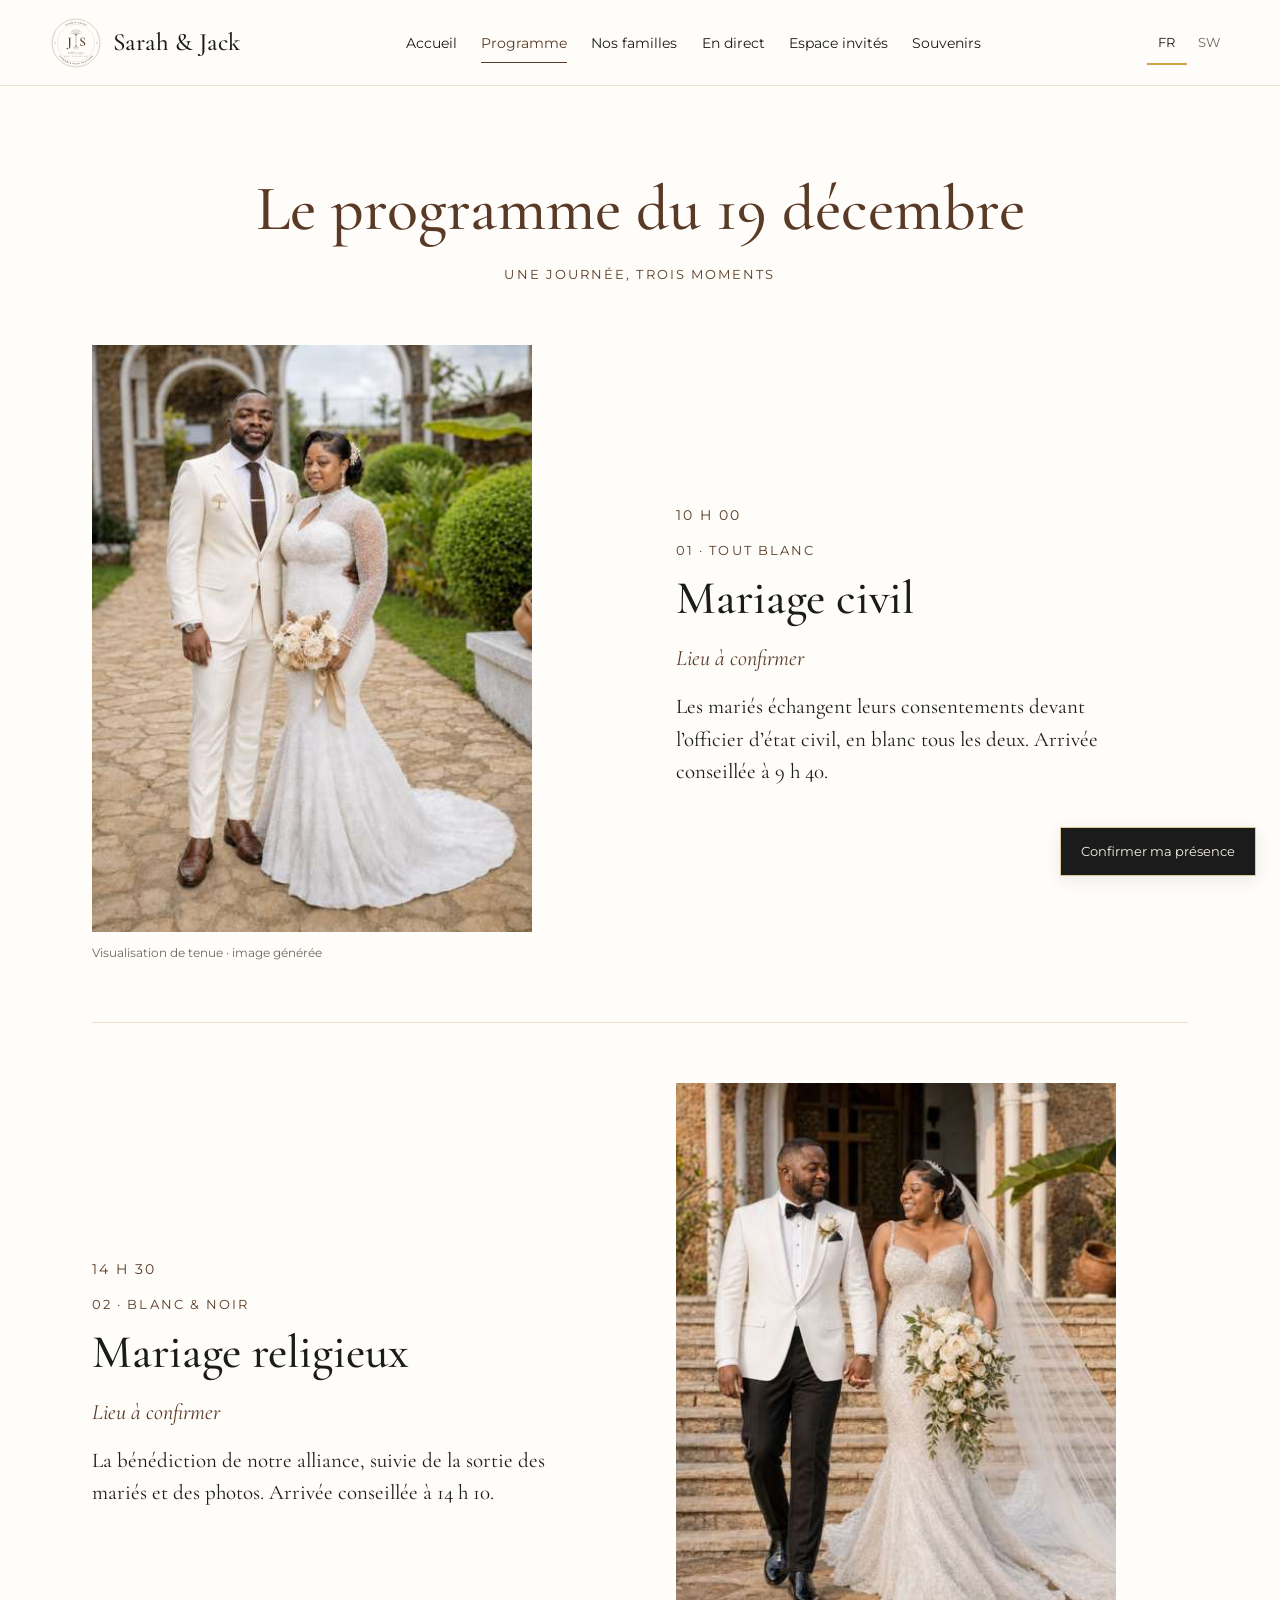
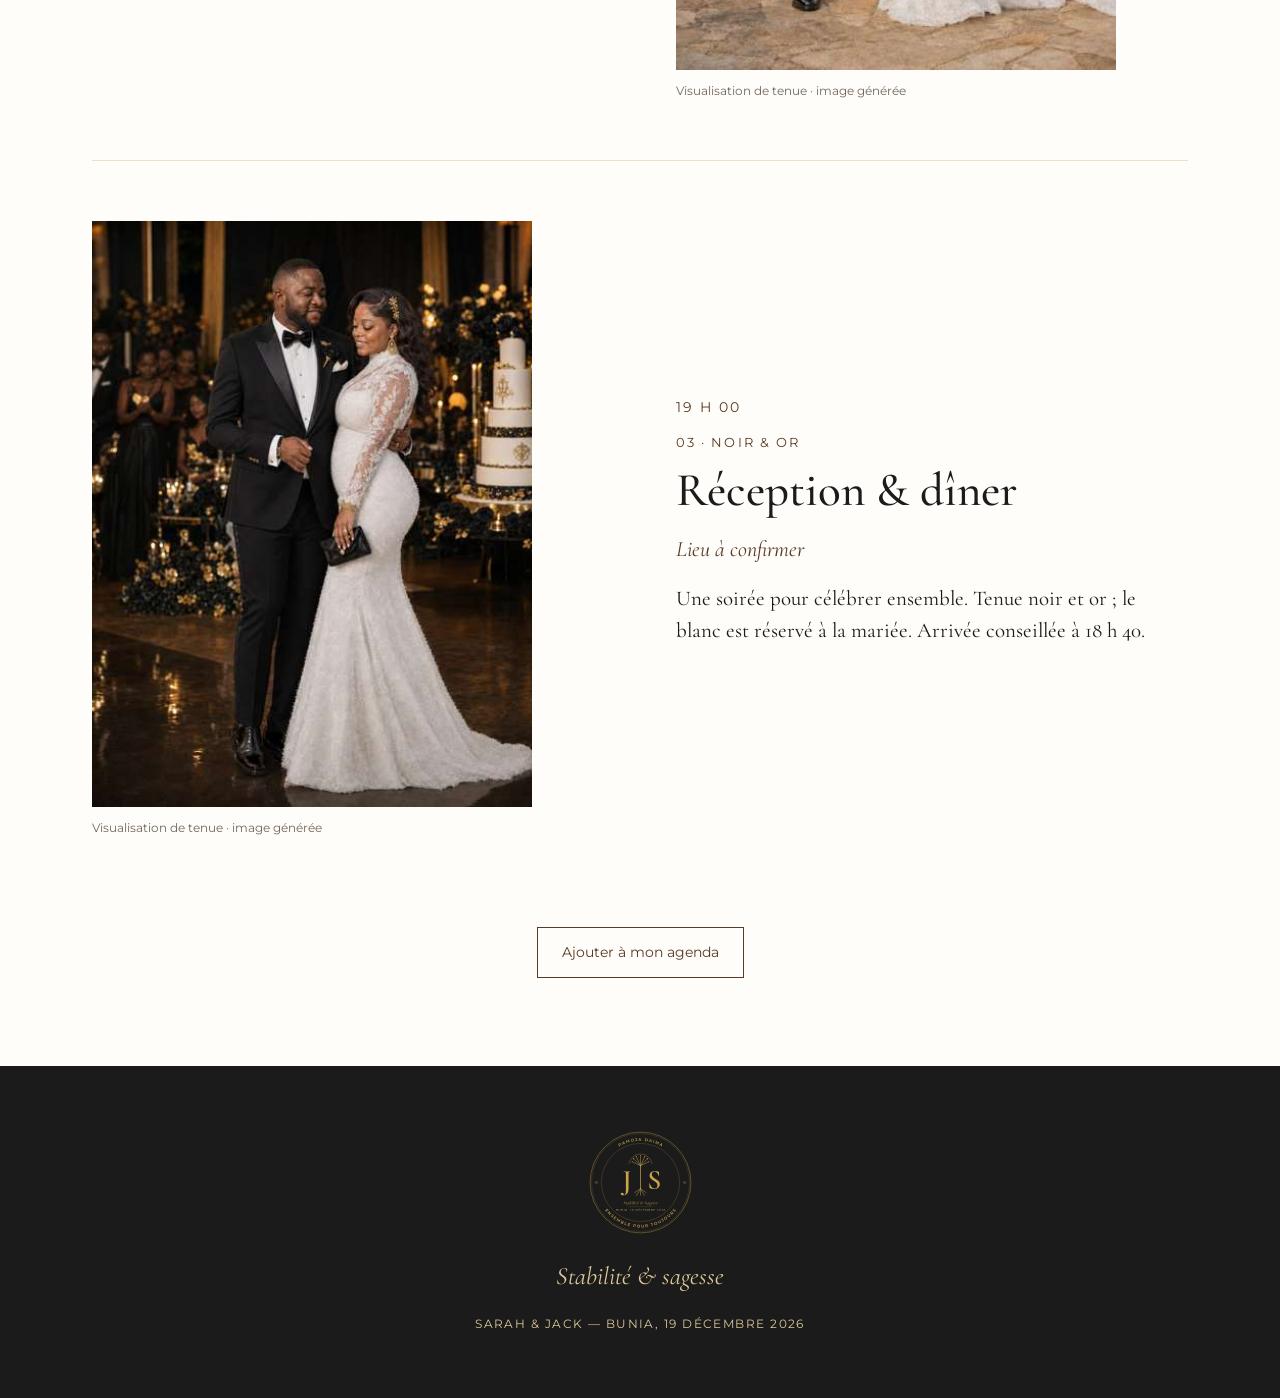
<file: programme/index.html>
<!DOCTYPE html>

<html data-racine=".." lang="fr">
<head>
<meta charset="utf-8"/>
<meta content="width=device-width, initial-scale=1.0, viewport-fit=cover" name="viewport"/>
<title>Programme — Sarah &amp; Jack, 19 décembre 2026</title>
<meta content="Mariage de Sarah et Jack, Bunia, 19 décembre 2026. Pamoja daima." name="description"/>
<link href="../assets/images/logo/favicon.png" rel="icon"/>
<link href="../manifest.webmanifest" rel="manifest"/>
<meta content="#1B1B1B" name="theme-color"/>
<link href="../assets/css/site.css?v=20260906" rel="stylesheet"/>
<script src="../assets/js/config.js"></script>
<script src="../assets/data/translations.js?v=20260906-familles"></script>
<script src="../assets/data/familles.js"></script>
<script src="../assets/data/faq.js"></script>
</head>
<body data-page="programme"><a class="skip-link" data-i18n="skip" href="#contenu">Aller au contenu</a>
<header class="nav">
<div class="in">
<a class="logo" href="../index.html"><img alt="Monogramme J et S" src="../assets/images/logo/sceau-cafe.svg"/><b>Sarah &amp; Jack</b></a>
<nav aria-label="Navigation principale"><ul>
<li><a data-i18n="nav.accueil" data-nav="accueil" href="../index.html">Accueil</a></li>
<li><a data-i18n="nav.programme" data-nav="programme" href="../programme/index.html">Programme</a></li>
<li><a data-i18n="nav.familles" data-nav="familles" href="../familles/index.html">Nos familles</a></li>
<li><a data-i18n="nav.direct" data-nav="direct" href="../direct/index.html">En direct</a></li>
<li><a data-i18n="nav.invites" data-nav="invites" href="../invites/index.html">Espace invités</a></li>
<li><a data-i18n="nav.souvenirs" data-nav="souvenirs" href="../souvenirs/index.html">Souvenirs</a></li>
</ul></nav>
<div aria-label="Langue" class="lang" role="group"><button aria-pressed="true" data-lang="fr">FR</button><button aria-pressed="false" data-lang="sw">SW</button></div>
</div>
</header>
<main id="contenu"><section>
<div class="colonne">
<div class="orne"><h1 data-i18n="programme.titre">Le programme du 19 décembre</h1></div>
<p class="sous" data-i18n="programme.sous">UNE JOURNÉE, TROIS MOMENTS</p>
<article class="moment" id="civil">
<figure class="look-photo"><img alt="Visualisation approuvée : tenue ivoire du matin" loading="lazy" src="../assets/images/couple/matin.jpg"/><figcaption data-i18n="programme.ai">Visualisation de tenue · image générée</figcaption></figure>
<div>
<p class="h" data-horaire="0">10 H 00 – 11 H 30</p>
<p class="eyebrow" data-i18n="look.0">01 · Tout blanc</p><h2 data-i18n="moment.civil"></h2>
<p class="lieu" data-lieu="0">Mairie de Bunia</p>
<p data-i18n="programme.civil.copy">La journée s'ouvre dans la lumière : les mariés échangent leurs consentements devant l'officier d'état civil, en blanc tous les deux. Arrivée conseillée à 9 h 40.</p>
<div class="actions">
<a class="lien" data-carte="0" data-i18n="programme.carte" data-requiert="moments" href="#">Voir sur la carte</a>
</div>
</div>
</article>
<article class="moment" id="eglise">
<figure class="look-photo"><img alt="Visualisation approuvée : veste ivoire et pantalon noir" loading="lazy" src="../assets/images/couple/journee.jpg"/><figcaption data-i18n="programme.ai">Visualisation de tenue · image générée</figcaption></figure>
<div>
<p class="h" data-horaire="1">14 H 30 – 16 H 30</p>
<p class="eyebrow" data-i18n="look.1">02 · Blanc &amp; noir</p><h2 data-i18n="moment.eglise"></h2>
<p class="lieu att" data-lieu="1">Lieu à confirmer</p>
<p data-i18n="programme.eglise.copy">La bénédiction de l'alliance, suivie de la sortie des mariés et des photos dans la lumière de l'après-midi. Arrivée conseillée à 14 h 10.</p>
<div class="actions">
<a class="lien" data-carte="1" data-i18n="programme.carte" data-requiert="moments" href="#">Voir sur la carte</a>
</div>
</div>
</article>
<article class="moment noir" id="reception">
<figure class="look-photo"><img alt="Visualisation approuvée : smoking noir du soir" loading="lazy" src="../assets/images/couple/soir.jpg"/><figcaption data-i18n="programme.ai">Visualisation de tenue · image générée</figcaption></figure>
<div>
<p class="h" data-horaire="2">19 H 00</p>
<p class="eyebrow" data-i18n="look.2">03 · Noir &amp; or</p><h2 data-i18n="moment.reception"></h2>
<p class="lieu att" data-lieu="2">Lieu à confirmer</p>
<p data-i18n="programme.reception.copy">Dîner aux chandelles, gâteau, premières danses. Dress code noir et or ; le blanc est réservé à la mariée. Arrivée conseillée à 18 h 40.</p>
<div class="actions">
<a class="lien" data-carte="2" data-i18n="programme.carte" data-requiert="moments" href="#">Voir sur la carte</a>
</div>
</div>
</article>
<p class="centre" style="margin-top:30px"><a class="lien" data-i18n="programme.agenda" data-ics="tout" href="#">Ajouter à mon agenda</a></p>
</div>
</section></main>
<script>
document.querySelectorAll("[data-carte]").forEach(function(a){var m=window.SITE.moments[+a.getAttribute("data-carte")];if(m&&m.carte){a.href=m.carte;a.target="_blank";a.rel="noopener"}else a.classList.add("cache")});
</script>
<footer>
<img alt="" src="../assets/images/logo/sceau-or.svg"/>
<p class="devise" data-i18n="pied.devise">Stabilité &amp; sagesse</p>
<p class="sans">SARAH &amp; JACK — BUNIA, 19 DÉCEMBRE 2026</p>
</footer>
<a class="flottant" href="../invites/index.html#rsvp" id="flottant"><span data-i18n="rsvp.bouton">Confirmer ma présence</span></a>
<nav aria-label="Navigation mobile" class="bas">
<a data-nav="accueil" href="../index.html"><svg viewbox="0 0 24 24"><path d="M3 11l9-8 9 8v10H3z"></path></svg><span data-i18n="nav.accueil">Accueil</span></a>
<a data-nav="programme" href="../programme/index.html"><svg viewbox="0 0 24 24"><circle cx="12" cy="12" r="9"></circle><path d="M12 7v5l3 2"></path></svg><span data-i18n="nav.programme">Programme</span></a>
<a data-nav="familles" href="../familles/index.html"><svg viewbox="0 0 24 24"><path d="M12 21V11M12 11c-4 0-6-3-6-6 3 0 6 2 6 6zm0 0c4 0 6-3 6-6-3 0-6 2-6 6zM6 21h12"></path></svg><span data-i18n="nav.familles.short">Familles</span></a>
<a data-nav="direct" href="../direct/index.html"><svg viewbox="0 0 24 24"><rect height="14" rx="2" width="18" x="3" y="5"></rect><path d="M10 9l5 3-5 3z"></path></svg><span data-i18n="nav.direct.short">Direct</span></a>
<button aria-controls="feuille" aria-expanded="false" aria-haspopup="dialog" data-ouvre-feuille=""><svg viewbox="0 0 24 24"><path d="M4 7h16M4 12h16M4 17h16"></path></svg><span data-i18n="nav.plus">Plus</span></button>
</nav>
<div aria-hidden="true" aria-label="Navigation" aria-modal="true" class="feuille" id="feuille" role="dialog"><div class="panneau">
<button aria-label="Fermer" class="fermer" data-ferme-feuille="">×</button>
<a href="../invites/index.html#rsvp">RSVP</a>
<a data-i18n="invites.venir" href="../invites/index.html#venir">Venir à Bunia</a>
<a data-i18n="invites.tenues" href="../invites/index.html#tenues">Tenues</a>
<a data-i18n="invites.cadeaux" href="../invites/index.html#cadeaux">Cadeaux</a>
<a data-i18n="invites.table" href="../invites/index.html#table">Ma table</a>
<a data-i18n="invites.faq" href="../invites/index.html#faq">Questions fréquentes</a>
<a data-i18n="nav.souvenirs" href="../souvenirs/index.html">Souvenirs</a>
</div></div>
<script src="../assets/js/app.js"></script>
<script src="../assets/js/pages.js"></script>
</body>
</html>
</file>
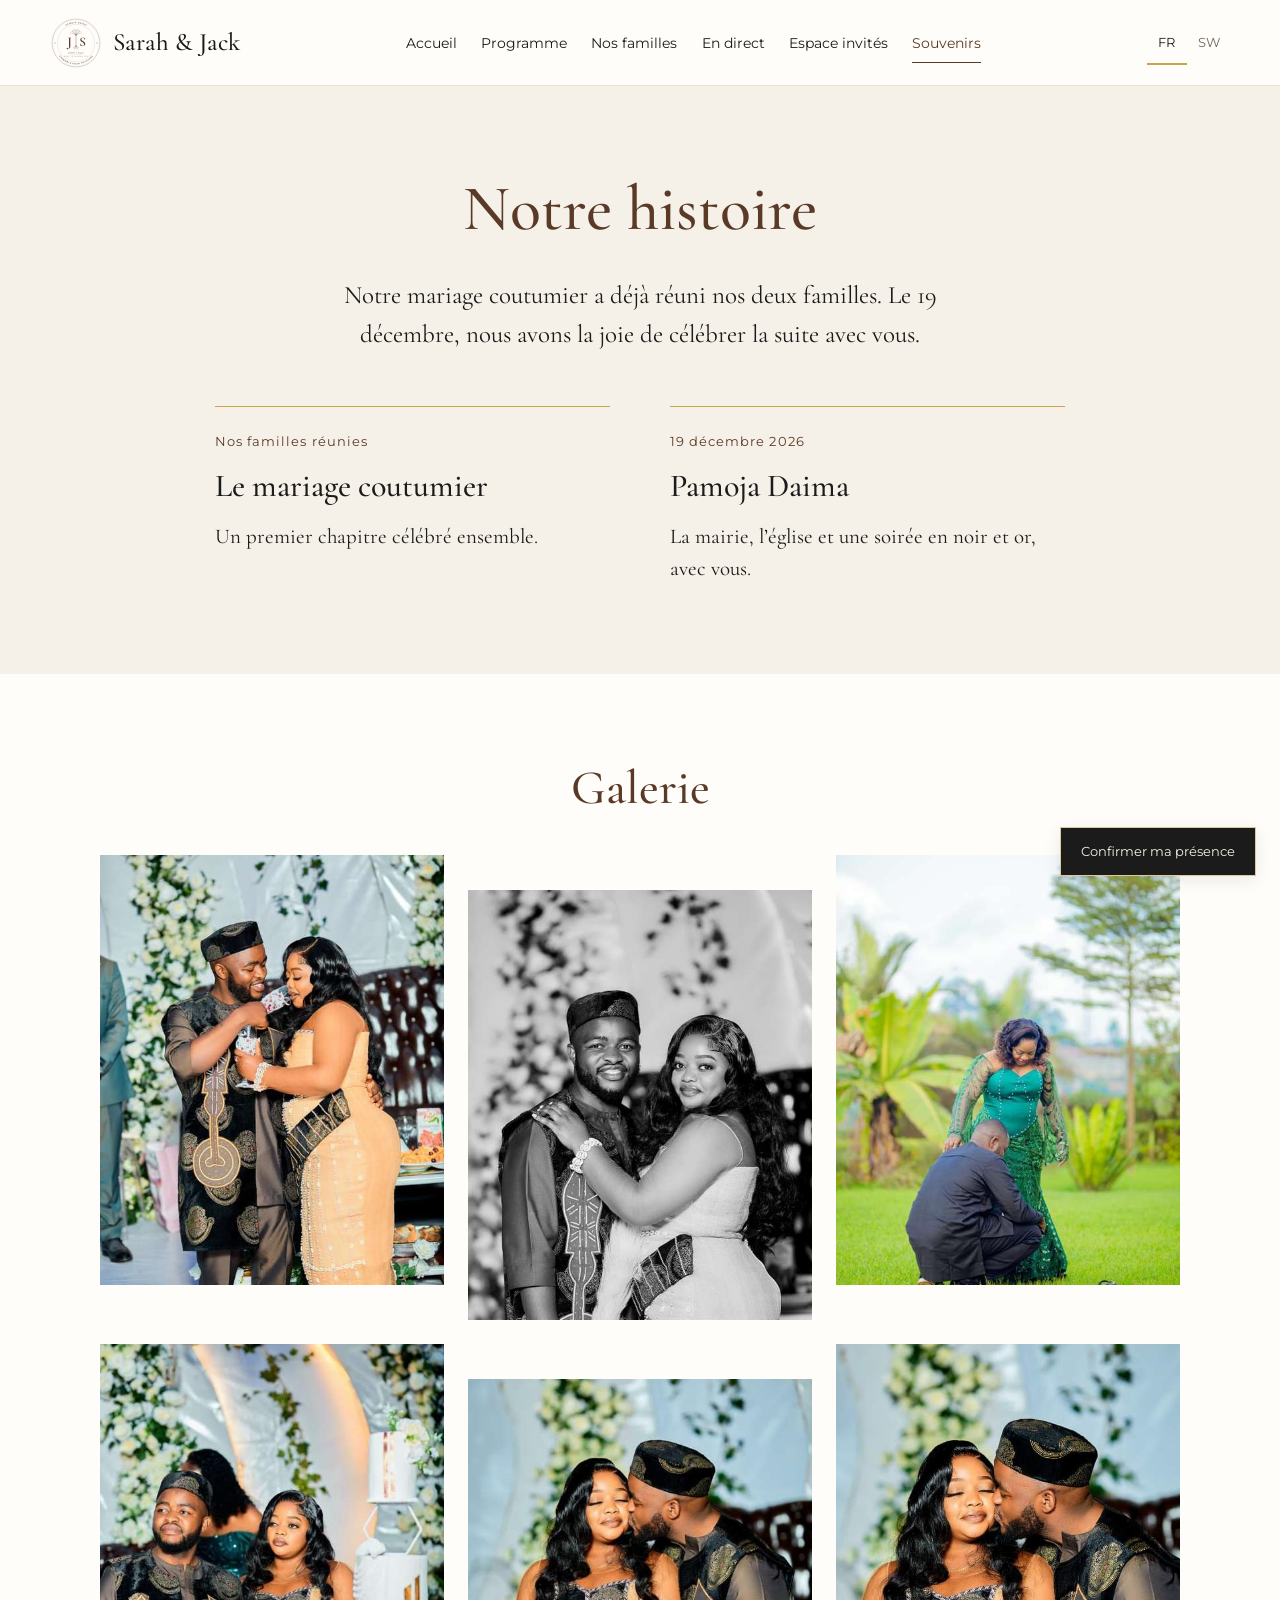
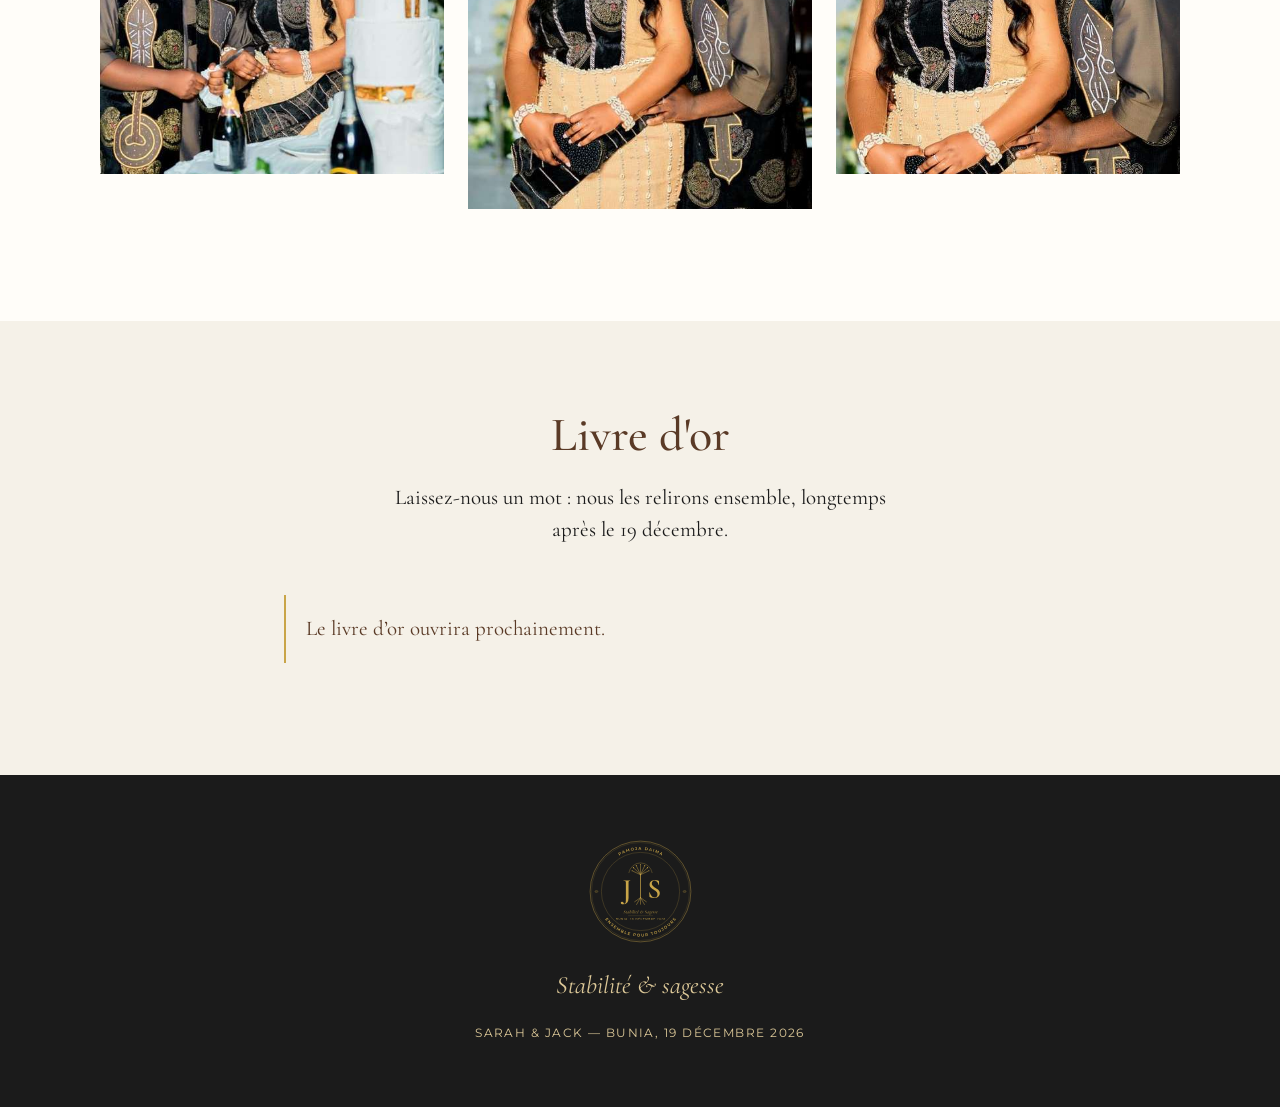
<file: souvenirs/index.html>
<!DOCTYPE html>

<html data-racine=".." lang="fr">
<head>
<meta charset="utf-8"/>
<meta content="width=device-width, initial-scale=1.0, viewport-fit=cover" name="viewport"/>
<title>Souvenirs — Sarah &amp; Jack, 19 décembre 2026</title>
<meta content="Mariage de Sarah et Jack, Bunia, 19 décembre 2026. Pamoja daima." name="description"/>
<link href="../assets/images/logo/favicon.png" rel="icon"/>
<link href="../manifest.webmanifest" rel="manifest"/>
<meta content="#1B1B1B" name="theme-color"/>
<link href="../assets/css/site.css?v=20260906" rel="stylesheet"/>
<script src="../assets/js/config.js"></script>
<script src="../assets/data/translations.js?v=20260906-familles"></script>
<script src="../assets/data/familles.js"></script>
<script src="../assets/data/faq.js"></script>
</head>
<body data-page="souvenirs"><a class="skip-link" data-i18n="skip" href="#contenu">Aller au contenu</a>
<header class="nav">
<div class="in">
<a class="logo" href="../index.html"><img alt="Monogramme J et S" src="../assets/images/logo/sceau-cafe.svg"/><b>Sarah &amp; Jack</b></a>
<nav aria-label="Navigation principale"><ul>
<li><a data-i18n="nav.accueil" data-nav="accueil" href="../index.html">Accueil</a></li>
<li><a data-i18n="nav.programme" data-nav="programme" href="../programme/index.html">Programme</a></li>
<li><a data-i18n="nav.familles" data-nav="familles" href="../familles/index.html">Nos familles</a></li>
<li><a data-i18n="nav.direct" data-nav="direct" href="../direct/index.html">En direct</a></li>
<li><a data-i18n="nav.invites" data-nav="invites" href="../invites/index.html">Espace invités</a></li>
<li><a data-i18n="nav.souvenirs" data-nav="souvenirs" href="../souvenirs/index.html">Souvenirs</a></li>
</ul></nav>
<div aria-label="Langue" class="lang" role="group"><button aria-pressed="true" data-lang="fr">FR</button><button aria-pressed="false" data-lang="sw">SW</button></div>
</div>
</header>
<main id="contenu"><section class="ivoire">
<div class="colonne">
<div class="orne"><h1 data-i18n="souvenirs.histoire">Notre histoire</h1></div>
<div class="story-intro"><p data-i18n="story.intro">Notre mariage coutumier a déjà réuni nos deux familles. Le 19 décembre, nous avons la joie de célébrer la suite avec vous.</p></div><div class="ligne-temps"><div class="etape"><p class="q" data-i18n="story.already">Nos familles réunies</p><h3 data-i18n="story.customary">Le mariage coutumier</h3><p data-i18n="story.customary.copy">Un premier chapitre célébré ensemble.</p></div><div class="etape"><p class="q" data-i18n="hero.monthdate">19 décembre 2026</p><h3>Pamoja Daima</h3><p data-i18n="story.future">La mairie, l’église et une soirée en noir et or, avec vous.</p></div></div>
</div>
</section><section>
<div class="colonne">
<div class="orne"><h2 data-i18n="souvenirs.galerie">Galerie</h2></div>
<div class="galerie">
<figure><img alt="Souvenir de Sarah et Jack · 1" loading="lazy" src="../assets/images/galerie/photo-3.jpg"/></figure>
<figure><img alt="Souvenir de Sarah et Jack · 2" loading="lazy" src="../assets/images/galerie/photo-1.jpg"/></figure>
<figure><img alt="Souvenir de Sarah et Jack · 3" loading="lazy" src="../assets/images/galerie/photo-2.jpg"/></figure>
<figure><img alt="Souvenir de Sarah et Jack · 4" loading="lazy" src="../assets/images/galerie/photo-4.jpg"/></figure>
<figure><img alt="Souvenir de Sarah et Jack · 5" loading="lazy" src="../assets/images/galerie/photo-5.jpg"/></figure>
<figure><img alt="Souvenir de Sarah et Jack · 6" loading="lazy" src="../assets/images/couple/hero.jpg"/></figure>
</div>
<p class="centre" style="margin-top:24px">
<a class="lien" data-i18n="souvenirs.album" data-requiert="album" href="#" id="album" rel="noopener" target="_blank">Voir l'album partagé</a>
<a class="lien" data-i18n-fr="Envoyer mes photos #PamojaDaima" data-i18n-sw="Tuma picha zangu #PamojaDaima" data-wa="Voici mes photos du mariage #PamojaDaima">Envoyer mes photos #PamojaDaima</a>
</p>
</div>
</section><section class="ivoire centre">
<div class="etroit">
<div class="orne"><h2 data-i18n="souvenirs.livre">Livre d'or</h2></div>
<p data-i18n-fr="Laissez-nous un mot : nous les relirons ensemble, longtemps après le 19 décembre." data-i18n-sw="Tuachieni ujumbe; tutasoma pamoja hata baada ya 19 Desemba." style="max-width:52ch;margin:0 auto">Laissez-nous un mot : nous les relirons ensemble, longtemps après le 19 décembre.</p>
<div class="messages" id="messages"></div>
<p class="service-note" data-i18n="livre.pending" data-requiert-aucun="appsScript">Le livre d’or ouvrira prochainement.</p><form class="form" data-requiert="appsScript" id="livreForm" style="text-align:left;max-width:560px;margin:24px auto 0">
<div aria-hidden="true" class="piege"><label>Site<input autocomplete="off" name="site" tabindex="-1"/></label></div>
<label><span data-i18n-fr="Votre nom" data-i18n-sw="Jina lenu">Votre nom</span><input maxlength="200" name="nom" required=""/></label>
<label><span data-i18n-fr="Votre message" data-i18n-sw="Ujumbe wenu">Votre message</span><textarea maxlength="600" name="message" required="" rows="3"></textarea></label>
<button class="bouton" data-i18n="livre.signer" type="submit">Signer le livre d'or</button>
<p aria-live="polite" class="etat" id="livreEtat"></p>
</form>
</div>
</section></main>
<footer>
<img alt="" src="../assets/images/logo/sceau-or.svg"/>
<p class="devise" data-i18n="pied.devise">Stabilité &amp; sagesse</p>
<p class="sans">SARAH &amp; JACK — BUNIA, 19 DÉCEMBRE 2026</p>
</footer>
<a class="flottant" href="../invites/index.html#rsvp" id="flottant"><span data-i18n="rsvp.bouton">Confirmer ma présence</span></a>
<nav aria-label="Navigation mobile" class="bas">
<a data-nav="accueil" href="../index.html"><svg viewbox="0 0 24 24"><path d="M3 11l9-8 9 8v10H3z"></path></svg><span data-i18n="nav.accueil">Accueil</span></a>
<a data-nav="programme" href="../programme/index.html"><svg viewbox="0 0 24 24"><circle cx="12" cy="12" r="9"></circle><path d="M12 7v5l3 2"></path></svg><span data-i18n="nav.programme">Programme</span></a>
<a data-nav="familles" href="../familles/index.html"><svg viewbox="0 0 24 24"><path d="M12 21V11M12 11c-4 0-6-3-6-6 3 0 6 2 6 6zm0 0c4 0 6-3 6-6-3 0-6 2-6 6zM6 21h12"></path></svg><span data-i18n="nav.familles.short">Familles</span></a>
<a data-nav="direct" href="../direct/index.html"><svg viewbox="0 0 24 24"><rect height="14" rx="2" width="18" x="3" y="5"></rect><path d="M10 9l5 3-5 3z"></path></svg><span data-i18n="nav.direct.short">Direct</span></a>
<button aria-controls="feuille" aria-expanded="false" aria-haspopup="dialog" data-ouvre-feuille=""><svg viewbox="0 0 24 24"><path d="M4 7h16M4 12h16M4 17h16"></path></svg><span data-i18n="nav.plus">Plus</span></button>
</nav>
<div aria-hidden="true" aria-label="Navigation" aria-modal="true" class="feuille" id="feuille" role="dialog"><div class="panneau">
<button aria-label="Fermer" class="fermer" data-ferme-feuille="">×</button>
<a href="../invites/index.html#rsvp">RSVP</a>
<a data-i18n="invites.venir" href="../invites/index.html#venir">Venir à Bunia</a>
<a data-i18n="invites.tenues" href="../invites/index.html#tenues">Tenues</a>
<a data-i18n="invites.cadeaux" href="../invites/index.html#cadeaux">Cadeaux</a>
<a data-i18n="invites.table" href="../invites/index.html#table">Ma table</a>
<a data-i18n="invites.faq" href="../invites/index.html#faq">Questions fréquentes</a>
<a data-i18n="nav.souvenirs" href="../souvenirs/index.html">Souvenirs</a>
</div></div>
<script src="../assets/js/app.js"></script>
<script src="../assets/js/pages.js"></script>
</body>
</html>
</file>
<file: assets/css/site.css>
@font-face{font-family:'Cormorant Garamond';src:url('../fonts/CormorantGaramond-Regular.woff2') format('woff2');font-weight:400;font-display:swap}
@font-face{font-family:'Cormorant Garamond';src:url('../fonts/CormorantGaramond-Medium.woff2') format('woff2');font-weight:500 700;font-display:swap}
@font-face{font-family:'Cormorant Garamond';src:url('../fonts/CormorantGaramond-Italic.woff2') format('woff2');font-style:italic;font-display:swap}
@font-face{font-family:'Montserrat';src:url('../fonts/Montserrat-Regular.woff2') format('woff2');font-weight:400;font-display:swap}
@font-face{font-family:'Montserrat';src:url('../fonts/Montserrat-Medium.woff2') format('woff2');font-weight:500 700;font-display:swap}
:root{--noir:#1B1B1B;--or:#C9A548;--champ:#DCC898;--ivoire:#F5F1E8;--cafe:#5A3A26;--gris:#71675D;--blanc:#FFFDF9;--sable:#DCC898;--line:#DCC89880;--nav-h:86px;--bas-h:72px;--safe-bottom:env(safe-area-inset-bottom,0px)}
*{margin:0;padding:0;box-sizing:border-box}html{scroll-behavior:smooth;scroll-padding-top:110px}body{font-family:'Cormorant Garamond',Georgia,serif;font-size:21px;line-height:1.55;color:var(--noir);background:var(--blanc);padding-top:var(--nav-h)}img{max-width:100%;display:block}a{color:inherit}button,input,textarea,select{font:inherit}button,a,input{touch-action:manipulation}button{cursor:pointer}a:focus-visible,button:focus-visible,input:focus-visible,select:focus-visible,textarea:focus-visible{outline:3px solid var(--or);outline-offset:5px}::selection{background:var(--champ);color:var(--noir)}.cache,[hidden]{display:none!important}.visually-hidden{position:absolute;width:1px;height:1px;overflow:hidden;clip:rect(0 0 0 0)}.sans{font-family:'Montserrat',Arial,sans-serif}.script{font-style:italic;font-weight:400}.skip-link{position:fixed;top:8px;left:16px;z-index:100;transform:translateY(-200%);background:var(--noir);color:white;padding:12px 20px}.skip-link:focus{transform:none}.nav{position:fixed;top:0;left:0;right:0;height:var(--nav-h);z-index:20;background:var(--blanc);border-bottom:1px solid var(--line)}.nav .in{max-width:1400px;margin:auto;display:flex;align-items:center;justify-content:space-between;gap:24px;height:100%;padding:0 4vw}.nav .logo{display:flex;align-items:center;gap:12px;text-decoration:none;flex-shrink:0}.nav .logo img{height:50px;width:50px}.nav .logo b{font-size:25px;font-weight:500}.nav ul{list-style:none;display:flex;gap:clamp(14px,1.9vw,30px)}.nav ul a{font-family:'Montserrat',sans-serif;font-size:14px;text-decoration:none;padding:10px 0;border-bottom:1px solid transparent;white-space:nowrap}.nav ul a:hover,.nav ul a[aria-current=page]{color:var(--cafe);border-color:var(--cafe)}.lang{display:flex;gap:2px;align-items:center;font-family:'Montserrat',sans-serif;font-size:13px;flex-shrink:0}.lang button{background:transparent;border:0;color:var(--gris);min-width:40px;min-height:44px}.lang button[aria-pressed=true]{color:var(--noir);box-shadow:inset 0 -2px var(--or)}.bas{display:none}.feuille{position:fixed;inset:0;z-index:30;background:#1B1B1B80;display:none}.feuille.on{display:block}.feuille .panneau{display:block;position:absolute;bottom:0;left:0;right:0;max-height:85dvh;overflow:auto;background:var(--blanc);padding:24px 28px calc(24px + var(--safe-bottom));border:0}.feuille .panneau a{display:block;text-decoration:none;padding:12px;border-bottom:1px solid var(--line)}.fermer{border:0;background:none;color:var(--cafe);font-size:32px;display:block;margin-left:auto;min-width:44px;min-height:44px}.flottant{position:fixed;right:24px;bottom:24px;z-index:19;padding:14px 20px;background:var(--noir);color:var(--ivoire);font:13px/1.5 'Montserrat',sans-serif;text-decoration:none;border:1px solid var(--champ);box-shadow:0 4px 18px #1B1B1B15}.flottant.fait{background:var(--cafe)}body[data-page=accueil] .flottant,body[data-page=invites] .flottant{display:none}.colonne{max-width:1160px;margin:auto;padding:0 32px}.etroit{max-width:760px;margin:auto;padding:0 24px}section{padding:88px 0}.centre{text-align:center}h1,h2,h3{font-weight:500;line-height:1.1}h2{font-size:42px}.orne{max-width:980px;margin:0 auto 20px;text-align:center;padding:0 12px}.orne h1{font-size:clamp(44px,5vw,66px);color:var(--cafe);text-wrap:balance}.orne h2{font-size:clamp(36px,4vw,48px);color:var(--cafe);text-wrap:balance}.sous,.eyebrow{font-family:'Montserrat',sans-serif;font-size:13px;line-height:1.6;letter-spacing:.16em;text-transform:uppercase;color:var(--cafe)}.sous{text-align:center}.eyebrow{margin-bottom:20px}.bouton,.lien{display:inline-flex;align-items:center;justify-content:center;gap:12px;min-height:48px;padding:14px 24px;border:1px solid var(--noir);font:14px/1.5 'Montserrat',sans-serif;text-decoration:none;text-align:center;transition:background .2s,color .2s}.bouton{background:var(--noir);color:var(--blanc)}.bouton:hover{background:var(--cafe);border-color:var(--cafe)}.lien{background:transparent;color:var(--cafe);border-color:var(--cafe)}.lien:hover{background:var(--cafe);color:var(--blanc)}.text-link{font:14px/1.6 'Montserrat',sans-serif;text-decoration:none;border-bottom:1px solid var(--champ);padding:10px 0}.ivoire{background:var(--ivoire)}.sombre{background:var(--noir);color:var(--ivoire)}.sombre .lien{border-color:var(--champ);color:var(--champ)}.sombre .lien:hover{color:var(--noir);background:var(--champ)}.sombre .orne h1,.sombre .orne h2{color:var(--ivoire)}.service-note{margin:24px auto;padding:18px 20px;border-left:2px solid var(--or);background:var(--ivoire);text-align:left;color:var(--cafe)}.bandeau-jour{background:var(--champ);text-align:center;font:14px/1.5 'Montserrat',sans-serif;padding:12px 20px}
/* Keep the approved customary-wedding portrait first and uncropped at every breakpoint. */
.heros{display:grid;grid-template-columns:minmax(0,1.1fr) minmax(0,1fr);max-width:1400px;margin:auto;padding:64px 6vw 72px;gap:7vw;align-items:center;overflow:hidden}.heros .texte{padding:8px 0}.heros h1{font-size:clamp(70px,8.7vw,126px);line-height:.91;letter-spacing:-.045em;font-weight:400;margin:26px 0}.heros h1 span{display:block;font-style:italic;padding-left:30px;color:var(--cafe);white-space:nowrap}.heros .devise{font-size:32px;font-style:italic;color:var(--cafe);margin-top:30px}.hero-translation{font-size:19px;color:var(--gris)}.hero-date{display:flex;gap:20px;align-items:center;margin:30px 0;border-top:1px solid var(--line);padding-top:20px;max-width:360px}.hero-date>span{font-size:64px;line-height:1;font-weight:400}.hero-date b{font:13px/1.6 'Montserrat',sans-serif;letter-spacing:.15em}.hero-date p{font-size:18px;margin-top:2px;color:var(--cafe)}.hero-actions{display:flex;align-items:center;gap:20px;flex-wrap:wrap}.heros .photo{position:relative;margin:0;isolation:isolate;padding:0 14px 16px 0}.heros .photo:before{content:'';position:absolute;z-index:-1;inset:20px 0 0 20px;border:1px solid var(--or)}.heros .portrait{width:100%;aspect-ratio:720/756;height:auto;object-fit:contain;object-position:center;border-radius:0}.heros .fleur{position:absolute;bottom:30px;right:-14%;width:43%;z-index:-1;pointer-events:none;transform:rotate(10deg);animation:flower-arrive 1.2s ease both}.heros .fleur img{width:100%;animation:sway 9s ease-in-out infinite;transform-origin:50% 85%}.heros figcaption{display:flex;justify-content:space-between;gap:12px;font:12px/1.5 'Montserrat',sans-serif;letter-spacing:.07em;color:var(--cafe);padding:18px 2px 0}.compte{display:flex;gap:0;flex-wrap:wrap;justify-content:center}.compte div{min-width:90px;padding:0 22px;border-right:1px solid var(--line);text-align:center}.compte div:last-child{border:0}.compte b{font-size:38px;font-weight:400;line-height:1.1;font-variant-numeric:tabular-nums}.compte span{display:block;font:12px/1.6 'Montserrat',sans-serif;letter-spacing:.05em;color:var(--gris);margin-top:5px}.heros .compte{justify-content:flex-start;margin-top:34px}.heros .compte div{min-width:0;padding:0 20px}.heros .compte div:first-child{padding-left:0}.heros .compte b{font-size:30px}.home-programme{background:var(--ivoire);padding:64px 0 70px}.section-heading{max-width:1080px;margin:0 auto 34px;padding:0 32px;text-align:center}.section-heading .eyebrow{margin-bottom:12px}.section-heading h2{font-size:46px}.resume{display:grid;grid-template-columns:repeat(3,1fr);gap:0;max-width:1096px;margin:auto;padding:0 32px}.resume a{position:relative;text-decoration:none;text-align:left;padding:34px 30px;background:var(--blanc);border:1px solid var(--line);transition:transform .2s}.resume a:hover{transform:translateY(-4px)}.resume a+ a{border-left:0}.resume a .moment-number{font:12px 'Montserrat',sans-serif;color:var(--gris);display:block;margin-bottom:22px}.resume a .h{font:14px 'Montserrat',sans-serif;letter-spacing:.14em;color:var(--cafe);display:block;margin-bottom:10px}.resume a b{font-size:29px;line-height:1.1;display:block;font-weight:500;margin-bottom:12px}.resume a>span:last-child{font-size:18px;color:var(--gris)}.resume a.milieu{background:#F5F1E8}.resume a.soir{background:var(--noir);color:var(--ivoire)}.resume a.soir .h,.resume a.soir .moment-number,.resume a.soir>span:last-child{color:var(--champ)}.deux{display:grid;grid-template-columns:1fr 1fr;max-width:1160px;padding:0 32px;margin:auto;gap:24px}.grande{padding:48px 36px;background:var(--ivoire);text-align:center;display:flex;align-items:center;flex-direction:column;justify-content:center}.grande.sombre{background:var(--noir)}.grande h2{font-size:36px;text-wrap:balance}.grande p{max-width:40ch;margin:16px auto 26px}.grande .etat{font:12px/1.7 'Montserrat',sans-serif;letter-spacing:.08em;color:var(--champ)}.family-seal{width:88px;margin:0 auto 24px}.grande .lien{margin-top:auto}.moment{display:grid;grid-template-columns:1fr 1fr;gap:72px;align-items:center;padding:60px 0;border-bottom:1px solid var(--line)}.moment:last-of-type{border:0}.moment:nth-of-type(even) .look-photo{order:2}.look-photo{max-width:440px}.look-photo img{width:100%;aspect-ratio:3/4;object-fit:cover;object-position:top}.look-photo figcaption{font:12px/1.5 'Montserrat',sans-serif;color:var(--gris);margin-top:12px}.moment .h{font:14px 'Montserrat',sans-serif;letter-spacing:.14em;color:var(--cafe);margin-bottom:14px}.moment .eyebrow{margin-bottom:12px}.moment h2{font-size:47px}.moment p{margin-top:16px;max-width:48ch}.moment .lieu{color:var(--cafe);font-size:22px;font-style:italic}.moment .actions{margin-top:28px}.family-portraits{display:grid;grid-template-columns:1fr .65fr 1fr;gap:40px;align-items:center;max-width:870px;margin:54px auto 30px}.family-portraits figure img{aspect-ratio:4/5;object-fit:cover;border-radius:160px 160px 0 0}.family-portraits figcaption{font-size:35px;text-align:center;font-style:italic;margin-top:12px}.family-tree{width:100%;max-width:180px;margin:auto}.onglets{display:flex;justify-content:center;margin:34px auto;max-width:700px;border-bottom:1px solid var(--champ)}.onglets button{flex:1;background:none;border:0;border-bottom:2px solid transparent;padding:16px 12px;color:var(--gris);font-size:22px}.onglets button[aria-selected=true]{border-color:var(--cafe);color:var(--cafe)}.groupe{margin:36px auto}.groupe h3{text-align:center;font:14px/1.6 'Montserrat',sans-serif;letter-spacing:.1em;margin-bottom:24px}.membres{display:grid;grid-template-columns:repeat(auto-fit,minmax(210px,1fr));gap:24px}.fiche{text-align:center;padding:28px 20px;border-top:1px solid var(--champ);background:var(--blanc)}.visage{width:100px;height:100px;border-radius:50%;background:var(--ivoire);color:var(--cafe);display:grid;place-items:center;overflow:hidden;margin:0 auto 16px;font-size:36px}.visage img{height:100%;width:100%;object-fit:cover}.fiche b{display:block;font-size:24px}.fiche small{display:block;font:14px/1.5 'Montserrat',sans-serif;color:var(--gris);margin:8px 0}.fiche q{font-style:italic}.voix{display:flex;flex-wrap:wrap;justify-content:center;gap:24px;margin:24px auto}.voix div{padding:24px;border:1px solid var(--line);max-width:100%}.voix audio{width:100%;display:block;margin-top:20px}.direct-etat{text-align:center;font:14px/1.7 'Montserrat',sans-serif;color:var(--champ);letter-spacing:.07em}.direct-etat.live:before{content:'';display:inline-block;width:9px;height:9px;background:var(--or);border-radius:50%;margin-right:12px;animation:pulse 2s infinite}.ecran{max-width:900px;margin:36px auto 0;aspect-ratio:16/9;background:#121210;border:1px solid #DCC89855;display:flex;flex-direction:column;align-items:center;justify-content:center;gap:24px;padding:24px;text-align:center}.ecran iframe{width:100%;height:100%;border:0}.ecran .compte span{color:var(--champ)}.ecran .compte b{font-size:64px}.ecran .bouton{background:var(--champ);color:var(--noir)}.fuseaux{display:grid;grid-template-columns:repeat(4,1fr);max-width:920px;margin:40px auto 0}.fuseaux div{text-align:center;padding:20px;border-bottom:1px solid var(--line)}.fuseaux b{display:block;font-size:32px;font-weight:500}.fuseaux span{font:12px 'Montserrat',sans-serif;letter-spacing:.07em;color:var(--cafe)}.rediff{max-width:850px;margin:36px auto}.rediff a{display:flex;justify-content:space-between;padding:22px;border-bottom:1px solid var(--champ);text-decoration:none}.cartes{display:grid;grid-template-columns:repeat(6,1fr);max-width:1060px;margin:40px auto 0;border-bottom:1px solid var(--champ)}.cartes button{font:14px/1.5 'Montserrat',sans-serif;background:none;border:0;border-bottom:2px solid transparent;padding:20px 10px;display:flex;align-items:center;flex-direction:column;gap:14px;color:var(--cafe)}.cartes button[aria-expanded=true]{border-color:var(--cafe);background:var(--ivoire)}.cartes svg{width:25px;height:25px;fill:none;stroke:currentColor;stroke-width:1.3;stroke-linecap:round;stroke-linejoin:round}.panneaux{max-width:800px;margin:44px auto 0}.panneau{display:none}.panneaux .panneau.on{display:block}.panneau h2{font-size:40px;color:var(--cafe);margin-bottom:20px}.panneau h3{font-size:26px;margin:28px 0 12px}.form{display:grid;gap:24px;margin-top:30px}.form label{display:grid;gap:8px;font:14px/1.6 'Montserrat',sans-serif}.form input,.form textarea,.form select{width:100%;min-height:48px;padding:12px 14px;background:var(--blanc);border:1px solid #B7A796;color:var(--noir);border-radius:0;font:16px/1.5 'Montserrat',sans-serif}.form textarea{resize:vertical}.form fieldset{padding:20px;border:1px solid var(--line)}.form legend{font:14px 'Montserrat',sans-serif;padding:0 8px}.form .ligne{display:grid;grid-template-columns:1fr 1fr;gap:20px}.form .ligne label{display:flex;align-items:flex-start;gap:10px}.form .ligne input{width:20px;min-width:20px;height:20px;min-height:20px;accent-color:var(--cafe);margin-top:2px}.deuxcol{display:grid;grid-template-columns:1fr 1fr;gap:24px}.form .etat{font:15px/1.6 'Montserrat',sans-serif;color:var(--cafe)}.form .piege{position:absolute;left:-9999px}.form .bouton{justify-self:start}.form button:disabled{opacity:.5;cursor:wait}.accordeon details{border-bottom:1px solid var(--line)}.accordeon summary{padding:22px 36px 22px 0;cursor:pointer;position:relative;list-style:none;color:var(--cafe);font-size:25px}.accordeon summary:after{content:'+';position:absolute;right:0;top:22px}.accordeon details[open] summary:after{content:'−'}.accordeon details p{padding:0 0 24px}.dress-palette{display:flex;gap:32px;margin:24px 0 30px}.dress-palette span{display:flex;align-items:center;gap:12px;font:14px 'Montserrat',sans-serif}.dress-palette i{width:56px;height:56px;display:block;border-radius:50%}.dress-palette b{font-weight:400}.canaux{margin-top:20px;display:grid;gap:16px}.canaux span{border-bottom:1px solid var(--line);padding:14px 0}.res{font-size:28px;margin-top:24px}.res b{color:var(--cafe)}.story-intro{max-width:650px;text-align:center;margin:32px auto 0;font-size:25px}.ligne-temps{max-width:850px;margin:52px auto 0;display:grid;grid-template-columns:1fr 1fr;gap:60px}.etape{border-top:1px solid var(--or);padding-top:24px}.etape .q{font:13px/1.6 'Montserrat',sans-serif;color:var(--cafe);letter-spacing:.08em;margin-bottom:16px}.etape h3{font-size:32px;margin-bottom:18px}.galerie{display:grid;grid-template-columns:repeat(3,1fr);gap:24px;max-width:1080px;margin:40px auto 0}.galerie figure{aspect-ratio:4/5;overflow:hidden}.galerie figure:nth-child(3n+2){margin-top:35px}.galerie img{width:100%;height:100%;object-fit:cover}.messages{display:grid;gap:24px;margin:24px auto}.msg{border-left:1px solid var(--or);padding:16px 24px;text-align:left}.msg b{color:var(--cafe);font-size:24px}.msg p{white-space:pre-wrap;overflow-wrap:anywhere}footer{background:var(--noir);color:var(--champ);padding:64px 24px;text-align:center}footer img{width:105px;margin:0 auto 22px}footer .devise{font-size:25px;font-style:italic}footer .sans{font:12px/1.7 'Montserrat',sans-serif;letter-spacing:.12em;margin-top:18px}
@keyframes flower-arrive{from{opacity:0;translate:10px 10px}to{opacity:1;translate:0 0}}@keyframes sway{0%,100%{transform:rotate(-1deg)}50%{transform:rotate(1deg)}}@keyframes pulse{50%{opacity:.45}}
@media(max-width:1100px){.nav ul{gap:15px}.nav ul a{font-size:12px}.nav .logo b{display:none}.heros{gap:5vw;padding-left:5vw;padding-right:5vw}.hero-actions{gap:12px}.heros .compte div{padding:0 14px}.moment{gap:40px}.cartes button{font-size:13px}}
@media(max-width:800px){:root{--nav-h:74px}.nav ul{display:none}.nav .logo b{display:block}.nav .logo img{width:44px;height:44px}.bas{display:flex;position:fixed;bottom:0;left:0;right:0;height:calc(var(--bas-h) + var(--safe-bottom));z-index:20;background:var(--blanc);border-top:1px solid var(--line);padding-bottom:var(--safe-bottom)}.bas a,.bas button{flex:1;min-width:0;display:flex;flex-direction:column;align-items:center;justify-content:center;gap:5px;text-decoration:none;font:12px 'Montserrat',sans-serif;color:var(--gris);border:0;background:none}.bas [aria-current=page]{color:var(--cafe);box-shadow:inset 0 2px var(--or)}.bas svg{width:22px;height:22px;stroke:currentColor;fill:none;stroke-width:1.5;stroke-linecap:round;stroke-linejoin:round}body{padding-bottom:calc(var(--bas-h) + var(--safe-bottom))}.flottant{bottom:calc(var(--bas-h) + var(--safe-bottom) + 12px);right:16px;font-size:12px;padding:12px 16px}.heros{gap:28px;padding:46px 32px 52px}.heros h1{font-size:72px}.heros .eyebrow{font-size:12px}.hero-date>span{font-size:50px}.hero-date{gap:12px}.heros .photo{align-self:center}.heros figcaption{font-size:12px;flex-direction:column;gap:0}.heros .compte div{padding:0 9px}.heros .compte span{font-size:12px;letter-spacing:0}.heros .portrait{aspect-ratio:720/756}.heros .fleur{width:50%;right:-12%}.heros .devise{font-size:28px}.resume{padding:0 24px}.resume a{padding:26px 20px}.resume a b{font-size:24px}.deux{gap:16px;padding:0 24px}.grande{padding:36px 24px}.grande h2{font-size:32px}.family-portraits{gap:20px}.cartes{grid-template-columns:repeat(3,1fr);gap:6px}.cartes button{font-size:14px}.fuseaux{grid-template-columns:repeat(3,1fr)}section{padding:64px 0}.moment h2{font-size:38px}.galerie{gap:14px}.galerie figure:nth-child(3n+2){margin-top:20px}}
@media(max-width:600px){body{font-size:20px}.colonne{padding:0 24px}.heros{grid-template-columns:1fr;padding:38px 26px 48px;gap:36px}.heros .texte{text-align:center}.heros h1{font-size:92px;line-height:.93;margin:20px 0}.heros h1 span{padding-left:0}.heros .eyebrow{margin-bottom:12px}.heros .devise{margin-top:26px;font-size:32px}.hero-date{justify-content:center;max-width:300px;margin:26px auto;text-align:left}.hero-actions{justify-content:center;flex-direction:column;gap:12px}.heros .compte{justify-content:center;margin-top:28px}.heros .compte div,.heros .compte div:first-child{padding:0 15px}.heros .compte b{font-size:28px}.heros .photo{max-width:420px;width:100%;margin:0 auto}.heros .portrait{aspect-ratio:720/756}.heros figcaption{flex-direction:row}.heros .fleur{right:-8%;width:35%}.section-heading h2{font-size:37px}.home-programme{padding:48px 0}.resume{grid-template-columns:1fr}.resume a{padding:24px;display:grid;grid-template-columns:64px 1fr;column-gap:12px}.resume a+a{border-left:1px solid var(--line);border-top:0}.resume a .moment-number{grid-row:1/4;margin:0;padding-top:7px}.resume a .h{font-size:13px;margin:0 0 6px}.resume a b{font-size:28px;margin-bottom:7px}.resume a>span:last-child{grid-column:2;font-size:18px}.deux{grid-template-columns:1fr;gap:20px}.grande{padding:36px 28px}.grande .lien{margin-top:0}.orne h1{font-size:44px}.orne h2{font-size:37px}.moment{grid-template-columns:1fr;gap:28px;padding:42px 0}.moment:nth-of-type(even) .look-photo{order:0}.look-photo{max-width:420px;margin:auto}.moment h2{font-size:42px}.moment p{margin-top:12px}.family-portraits{gap:12px;grid-template-columns:1fr 1fr;margin-top:36px}.family-tree{display:none}.family-portraits figcaption{font-size:30px}.onglets button{font-size:21px;padding:14px 8px}.fuseaux{grid-template-columns:repeat(2,1fr)}.ecran{aspect-ratio:auto;min-height:260px;padding:24px 12px}.ecran .compte div{min-width:0;padding:0 14px}.ecran .compte b{font-size:44px}.ecran iframe{aspect-ratio:16/9}.cartes{gap:2px;margin-top:26px}.cartes button{font-size:13px;padding:16px 4px;gap:10px}.panneaux{margin-top:32px}.panneau h2{font-size:35px}.deuxcol,.form .ligne{grid-template-columns:1fr;gap:20px}.form{gap:20px}.form .bouton{width:100%}.ligne-temps{grid-template-columns:1fr;gap:34px;margin-top:34px}.story-intro{font-size:23px}.galerie{grid-template-columns:1fr 1fr;gap:12px}.galerie figure:nth-child(3n+2){margin:0}.galerie figure:nth-child(even){margin-top:24px}.accordeon summary{font-size:23px}footer{padding:52px 24px 90px}}
@media(prefers-reduced-motion:reduce){html{scroll-behavior:auto}*,*:before,*:after{animation:none!important;transition:none!important;scroll-behavior:auto!important}}
@media print{.nav,.bas,.flottant,.feuille,.lang,.skip-link{display:none!important}body{padding:0}section{padding:25px 0}.heros{padding:20px}.panneaux .panneau{display:block;break-inside:avoid;margin-bottom:32px}footer{background:none;color:var(--cafe)}a{text-decoration:none}}
</file>
